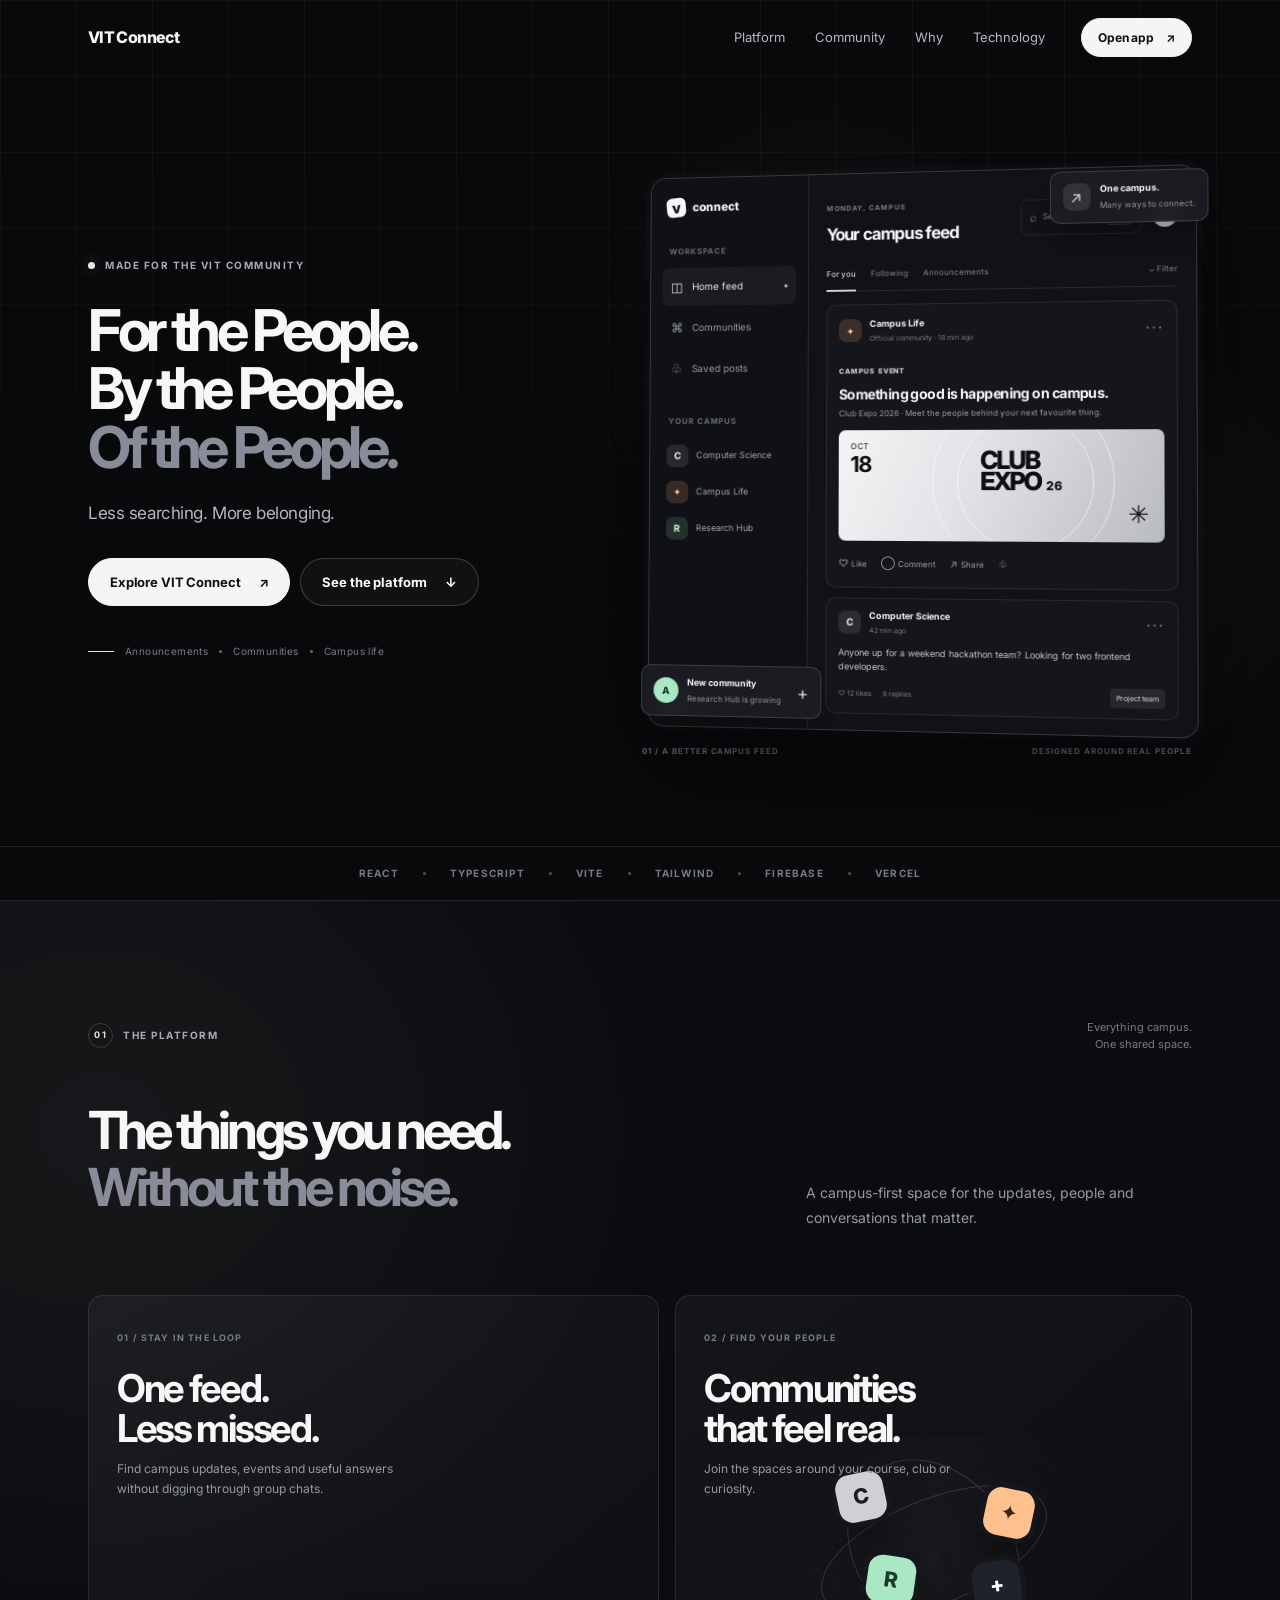
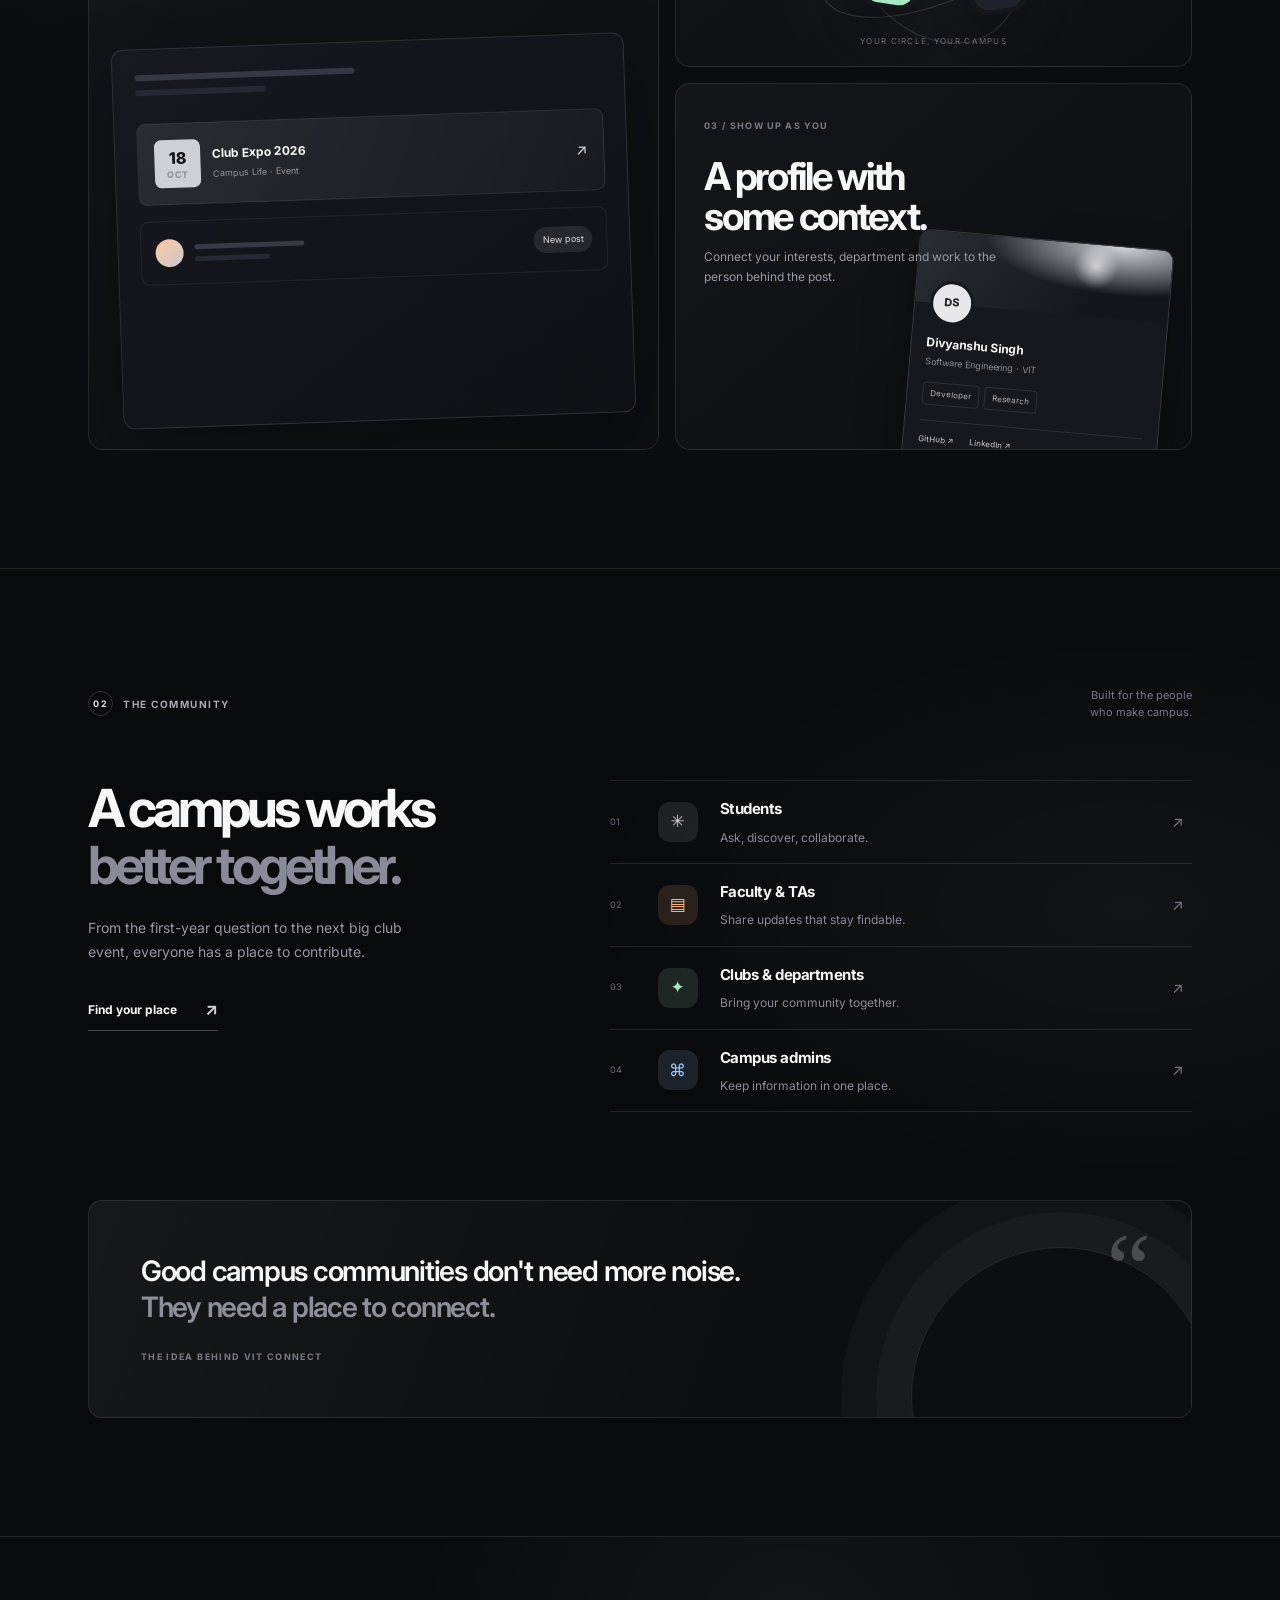
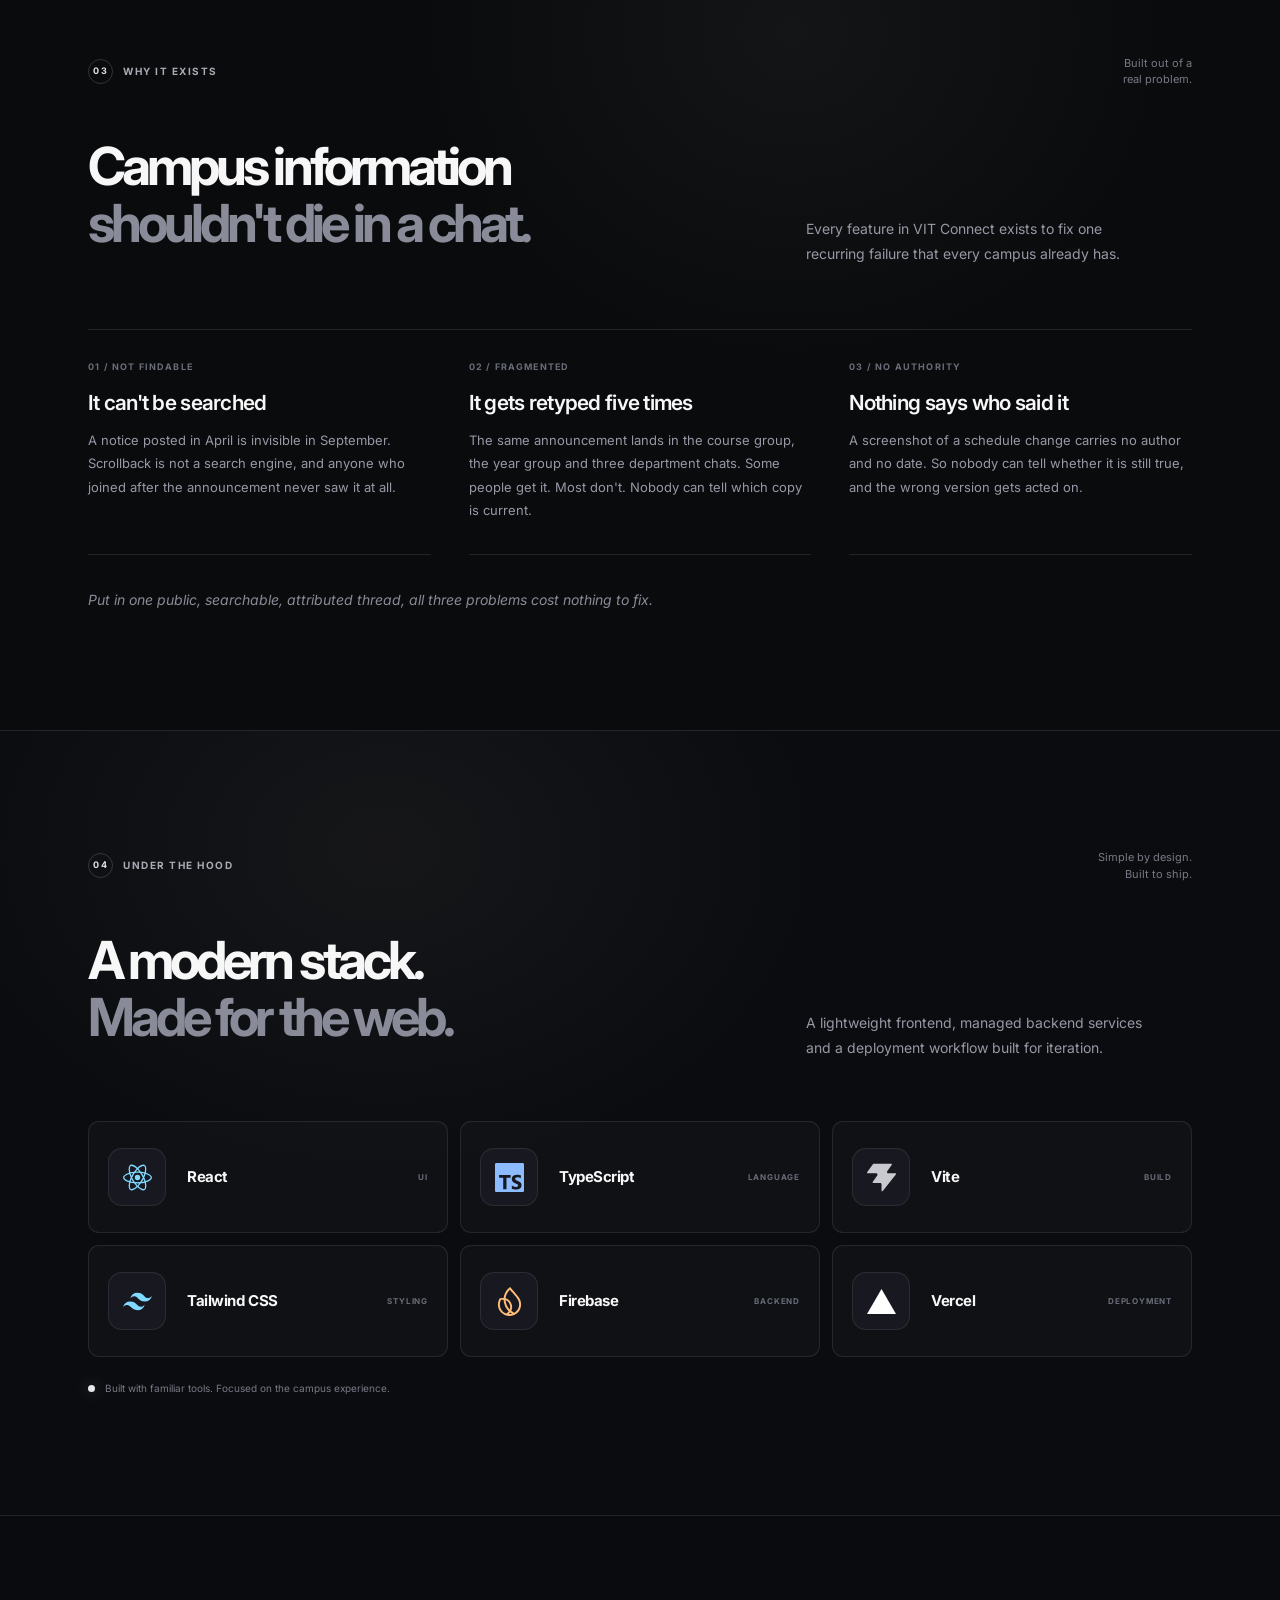
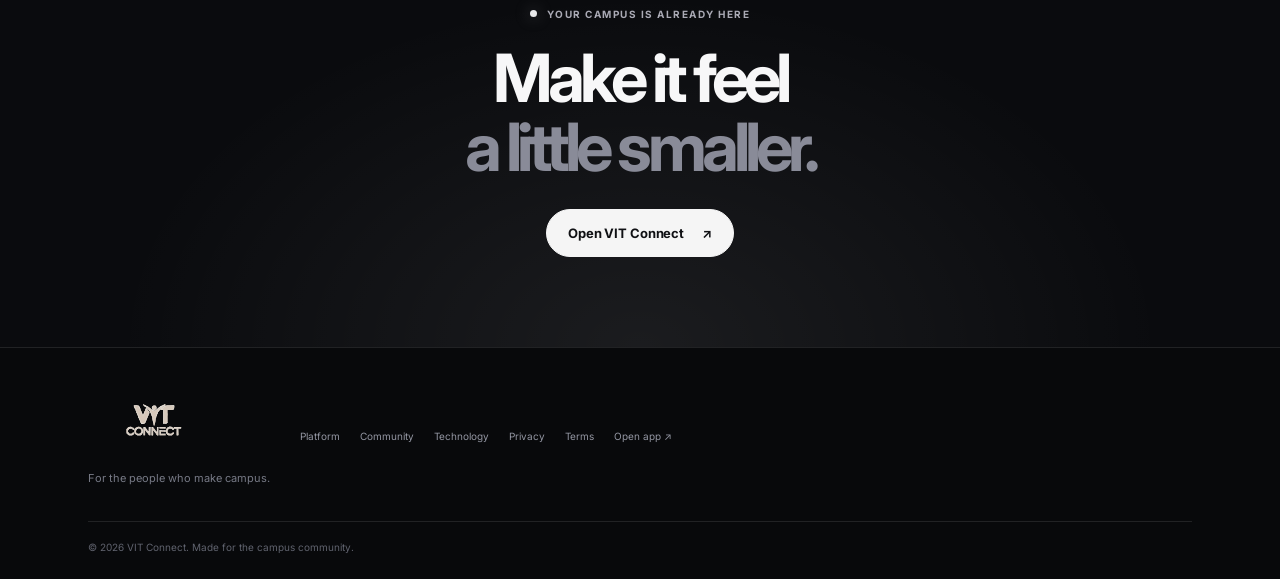
<file: docs/index.html>
<!doctype html>
<html lang="en">
<head>
  <meta charset="utf-8" />
  <meta name="viewport" content="width=device-width, initial-scale=1" />
  <meta name="theme-color" content="#08090b" />
  <title>VIT Connect — For the People, By the People, Of the People.</title>
  <meta name="description" content="Campus announcements, communities and conversations in one place. Built for the VIT community." />
  <meta property="og:title" content="VIT Connect" />
  <meta property="og:description" content="For the People. By the People. Of the People." />
  <meta property="og:type" content="website" />
  <link rel="icon" href="data:image/svg+xml,%3Csvg xmlns='http://www.w3.org/2000/svg' viewBox='0 0 32 32'%3E%3Crect width='32' height='32' rx='8' fill='%23f7f7f8'/%3E%3Cpath d='M8 10.5A2.5 2.5 0 0 1 10.5 8h11A2.5 2.5 0 0 1 24 10.5v7A2.5 2.5 0 0 1 21.5 20h-6l-4.5 3.5V20h-.5A2.5 2.5 0 0 1 8 17.5z' fill='none' stroke='%2308090b' stroke-width='2.1' stroke-linejoin='round'/%3E%3C/svg%3E" />
<link rel="preconnect" href="https://fonts.googleapis.com" />
  <link rel="preconnect" href="https://fonts.gstatic.com" crossorigin />
  <link href="https://fonts.googleapis.com/css2?family=Inter:wght@400;500;600;700;800&display=swap" rel="stylesheet" />
  <link rel="stylesheet" href="./style.css" />
</head>
<body>
  <a class="skip" href="#what">Skip to content</a>

  <header class="nav" id="nav">
    <div class="nav__in">
      <a class="brand" href="#top" aria-label="VIT Connect home">VIT Connect</a>
      <nav class="nav__links" aria-label="Main navigation">
        <a href="#what">Platform</a>
        <a href="#who">Community</a>
        <a href="#why">Why</a>
        <a href="#stack">Technology</a>
      </nav>
      <a class="btn btn--sm" href="https://vit-connect.vercel.app" target="_blank" rel="noopener">Open app <span aria-hidden="true">↗</span></a>
    </div>
  </header>

  <main id="top">
    <section class="hero">
      <div class="hero__ambient" aria-hidden="true"><span class="orb orb--one"></span><span class="orb orb--two"></span><span class="hero__grid"></span></div>
      <div class="hero__in">
        <div class="hero__copy">
          <p class="eyebrow reveal"><span class="status-dot"></span> MADE FOR THE VIT COMMUNITY</p>
          <h1 class="hero__h1 reveal">For the People.<br />By the People.<br /><span>Of the People.</span></h1>
          <p class="hero__sub reveal" style="--d:.08s">Less searching. More belonging.</p>
          <div class="hero__cta reveal" style="--d:.14s">
            <a class="btn" href="https://vit-connect.vercel.app" target="_blank" rel="noopener">Explore VIT Connect <span aria-hidden="true">↗</span></a>
            <a class="btn btn--ghost" href="#what">See the platform <span aria-hidden="true">↓</span></a>
          </div>
          <div class="hero__proof reveal" style="--d:.2s"><span class="proof-line"></span><span>Announcements</span><i></i><span>Communities</span><i></i><span>Campus life</span></div>
        </div>

        <div class="product-stage reveal" style="--d:.12s" aria-label="Illustration of the VIT Connect campus feed">
          <div class="stage-glow"></div>
          <div class="app-window">
            <aside class="app-side">
              <div class="mini-brand"><span class="brand__mark">v</span><span>connect</span></div>
              <div class="side-label">WORKSPACE</div>
              <div class="side-item side-item--active"><span class="side-icon">◫</span> Home feed <b>•</b></div>
              <div class="side-item"><span class="side-icon">⌘</span> Communities</div>
              <div class="side-item"><span class="side-icon">♧</span> Saved posts</div>
              <div class="side-label side-label--second">YOUR CAMPUS</div>
              <div class="community"><span class="community-dot dot--slate">C</span> Computer Science</div>
              <div class="community"><span class="community-dot dot--orange">✦</span> Campus Life</div>
              <div class="community"><span class="community-dot dot--green">R</span> Research Hub</div>
              <div class="side-profile"><span class="avatar avatar--small">DS</span><span><b>Student profile</b><small>VIT Chennai</small></span><span class="profile-dots">···</span></div>
            </aside>
            <div class="app-main">
              <div class="app-top"><div><span class="app-kicker">MONDAY, CAMPUS</span><h3>Your campus feed</h3></div><div class="app-search">⌕ <span>Search posts...</span><kbd>⌘ K</kbd></div><span class="avatar avatar--top">DS</span></div>
              <div class="feed-tabs"><span class="tab-active">For you</span><span>Following</span><span>Announcements</span><span class="feed-filter">⌄ Filter</span></div>
              <div class="post post--featured">
                <div class="post-head"><span class="community-dot dot--orange">✦</span><div><b>Campus Life</b><small>Official community · 18 min ago</small></div><span class="post-menu">···</span></div>
                <div class="post-content"><span class="post-tag">CAMPUS EVENT</span><h4>Something good is happening on campus.</h4><p>Club Expo 2026 · Meet the people behind your next favourite thing.</p></div>
                <div class="event-art"><div class="event-ring ring-one"></div><div class="event-ring ring-two"></div><span class="event-date">OCT<br /><b>18</b></span><div class="event-title">CLUB<br />EXPO<span>26</span></div><span class="event-spark">✳</span></div>
                <div class="post-actions"><span>♡ <small>Like</small></span><span>◯ <small>Comment</small></span><span>↗ <small>Share</small></span><span class="action-save">♧</span></div>
              </div>
              <div class="post post--compact">
                <div class="post-head"><span class="community-dot dot--slate">C</span><div><b>Computer Science</b><small>42 min ago</small></div><span class="post-menu">···</span></div>
                <p class="compact-copy">Anyone up for a weekend hackathon team? Looking for two frontend developers.</p>
                <div class="post-foot"><span>♡ 12 likes</span><span>6 replies</span><span class="mini-pill">Project team</span></div>
              </div>
            </div>
            <div class="floating-note note--top"><span class="note-icon">↗</span><span><b>One campus.</b><small>Many ways to connect.</small></span></div>
            <div class="floating-note note--bottom"><span class="note-avatar">A</span><span><b>New community</b><small>Research Hub is growing</small></span><span class="note-plus">+</span></div>
          </div>
          <div class="stage-caption"><span>01 / A BETTER CAMPUS FEED</span><span>DESIGNED AROUND REAL PEOPLE</span></div>
        </div>
      </div>
      <div class="hero__ticker" aria-label="Technology used"><span>React</span><i></i><span>TypeScript</span><i></i><span>Vite</span><i></i><span>Tailwind</span><i></i><span>Firebase</span><i></i><span>Vercel</span></div>
    </section>

    <section class="sec sec--what" id="what">
      <div class="wrap">
        <div class="section-top reveal"><p class="eyebrow"><span>01</span> THE PLATFORM</p><span class="section-aside">Everything campus.<br />One shared space.</span></div>
        <div class="section-heading"><h2 class="h2 reveal">The things you need.<br /><span>Without the noise.</span></h2><p class="lede reveal" style="--d:.08s">A campus-first space for the updates, people and conversations that matter.</p></div>
        <div class="feature-grid">
          <article class="feature feature--feed reveal">
            <div class="feature-copy"><span class="feature-index">01 / STAY IN THE LOOP</span><h3>One feed.<br />Less missed.</h3><p>Find campus updates, events and useful answers without digging through group chats.</p></div>
            <div class="feed-visual" aria-hidden="true"><div class="visual-line visual-line--wide"></div><div class="visual-line visual-line--short"></div><div class="visual-event"><span class="visual-date">18<br /><small>OCT</small></span><span><b>Club Expo 2026</b><small>Campus Life · Event</small></span><span class="visual-arrow">↗</span></div><div class="visual-post"><span class="visual-avatar"></span><span class="visual-lines"><i></i><i></i></span><span class="visual-pill">New post</span></div></div>
          </article>
          <article class="feature feature--communities reveal" style="--d:.06s">
            <div class="feature-copy"><span class="feature-index">02 / FIND YOUR PEOPLE</span><h3>Communities<br />that feel real.</h3><p>Join the spaces around your course, club or curiosity.</p></div>
            <div class="community-visual" aria-hidden="true"><span class="bubble bubble--a">C</span><span class="bubble bubble--b">✦</span><span class="bubble bubble--c">R</span><span class="bubble bubble--d">+</span><div class="orbit orbit--a"></div><div class="orbit orbit--b"></div><span class="community-caption">YOUR CIRCLE, YOUR CAMPUS</span></div>
          </article>
          <article class="feature feature--profiles reveal" style="--d:.1s">
            <div class="feature-copy"><span class="feature-index">03 / SHOW UP AS YOU</span><h3>A profile with<br />some context.</h3><p>Connect your interests, department and work to the person behind the post.</p></div>
            <div class="profile-visual" aria-hidden="true"><div class="profile-card"><div class="profile-cover"></div><div class="profile-card-body"><span class="avatar avatar--profile">DS</span><b>Divyanshu Singh</b><small>Software Engineering · VIT</small><div class="profile-tags"><span>Developer</span><span>Research</span></div><div class="profile-links"><span>GitHub ↗</span><span>LinkedIn ↗</span></div></div></div></div>
          </article>
        </div>
      </div>
    </section>

    <section class="sec sec--who" id="who">
      <div class="wrap">
        <div class="section-top reveal"><p class="eyebrow"><span>02</span> THE COMMUNITY</p><span class="section-aside">Built for the people<br />who make campus.</span></div>
        <div class="community-layout">
          <div><h2 class="h2 reveal">A campus works<br /><span>better together.</span></h2><p class="lede reveal" style="--d:.08s">From the first-year question to the next big club event, everyone has a place to contribute.</p><a class="text-link reveal" href="https://vit-connect.vercel.app" target="_blank" rel="noopener" style="--d:.14s">Find your place <span>↗</span></a></div>
          <div class="people-list">
            <article class="people-row reveal"><span class="people-num">01</span><span class="people-symbol people-symbol--slate">✳</span><div><h3>Students</h3><p>Ask, discover, collaborate.</p></div><span class="people-arrow">↗</span></article>
            <article class="people-row reveal" style="--d:.05s"><span class="people-num">02</span><span class="people-symbol people-symbol--orange">▤</span><div><h3>Faculty &amp; TAs</h3><p>Share updates that stay findable.</p></div><span class="people-arrow">↗</span></article>
            <article class="people-row reveal" style="--d:.1s"><span class="people-num">03</span><span class="people-symbol people-symbol--green">✦</span><div><h3>Clubs &amp; departments</h3><p>Bring your community together.</p></div><span class="people-arrow">↗</span></article>
            <article class="people-row reveal" style="--d:.15s"><span class="people-num">04</span><span class="people-symbol people-symbol--blue">⌘</span><div><h3>Campus admins</h3><p>Keep information in one place.</p></div><span class="people-arrow">↗</span></article>
          </div>
        </div>
        <div class="quote-panel reveal"><span class="quote-mark">“</span><p>Good campus communities don't need more noise.<br /><span>They need a place to connect.</span></p><span class="quote-credit">THE IDEA BEHIND VIT CONNECT</span><div class="quote-orbit"></div></div>
      </div>
    </section>

    <section class="sec sec--why" id="why">
      <div class="wrap">
        <div class="section-top reveal"><p class="eyebrow"><span>03</span> WHY IT EXISTS</p><span class="section-aside">Built out of a<br />real problem.</span></div>
        <div class="section-heading"><h2 class="h2 reveal">Campus information<br /><span>shouldn't die in a chat.</span></h2><p class="lede reveal" style="--d:.08s">Every feature in VIT Connect exists to fix one recurring failure that every campus already has.</p></div>
        <div class="why-grid">
          <article class="why-row reveal"><span class="why-num">01 / NOT FINDABLE</span><h3>It can't be searched</h3><p>A notice posted in April is invisible in September. Scrollback is not a search engine, and anyone who joined after the announcement never saw it at all.</p></article>
          <article class="why-row reveal" style="--d:.06s"><span class="why-num">02 / FRAGMENTED</span><h3>It gets retyped five times</h3><p>The same announcement lands in the course group, the year group and three department chats. Some people get it. Most don't. Nobody can tell which copy is current.</p></article>
          <article class="why-row reveal" style="--d:.12s"><span class="why-num">03 / NO AUTHORITY</span><h3>Nothing says who said it</h3><p>A screenshot of a schedule change carries no author and no date. So nobody can tell whether it is still true, and the wrong version gets acted on.</p></article>
        </div>
        <p class="why-foot reveal">Put in one public, searchable, attributed thread, all three problems cost nothing to fix.</p>
      </div>
    </section>

    <section class="sec sec--stack" id="stack">
      <div class="wrap">
        <div class="section-top reveal"><p class="eyebrow"><span>04</span> UNDER THE HOOD</p><span class="section-aside">Simple by design.<br />Built to ship.</span></div>
        <div class="stack-heading"><h2 class="h2 reveal">A modern stack.<br /><span>Made for the web.</span></h2><p class="lede reveal" style="--d:.08s">A lightweight frontend, managed backend services and a deployment workflow built for iteration.</p></div>
        <div class="tech-grid">
          <div class="tech-item reveal"><span class="tech-logo tech-logo--react"><svg viewBox="0 0 24 24" fill="currentColor" aria-hidden="true" focusable="false"><path d="M14.23 12.004a2.236 2.236 0 0 1-2.235 2.236 2.236 2.236 0 0 1-2.236-2.236 2.236 2.236 0 0 1 2.235-2.236 2.236 2.236 0 0 1 2.236 2.236zm2.648-10.69c-1.346 0-3.107.96-4.888 2.622-1.78-1.653-3.542-2.602-4.887-2.602-.41 0-.783.093-1.106.278-1.375.793-1.683 3.264-.973 6.365C1.98 8.917 0 10.42 0 12.004c0 1.59 1.99 3.097 5.043 4.03-.704 3.113-.39 5.588.988 6.38.32.187.69.275 1.102.275 1.345 0 3.107-.96 4.888-2.624 1.78 1.654 3.542 2.603 4.887 2.603.41 0 .783-.09 1.106-.275 1.374-.792 1.683-3.263.973-6.365C22.02 15.096 24 13.59 24 12.004c0-1.59-1.99-3.097-5.043-4.032.704-3.11.39-5.587-.988-6.38-.318-.184-.688-.277-1.092-.278zm-.005 1.09v.006c.225 0 .406.044.558.127.666.382.955 1.835.73 3.704-.054.46-.142.945-.25 1.44-.96-.236-2.006-.417-3.107-.534-.66-.905-1.345-1.727-2.035-2.447 1.592-1.48 3.087-2.292 4.105-2.295zm-9.77.02c1.012 0 2.514.808 4.11 2.28-.686.72-1.37 1.537-2.02 2.442-1.107.117-2.154.298-3.113.538-.112-.49-.195-.964-.254-1.42-.23-1.868.054-3.32.714-3.707.19-.09.4-.127.563-.132zm4.882 3.05c.455.468.91.992 1.36 1.564-.44-.02-.89-.034-1.345-.034-.46 0-.915.01-1.36.034.44-.572.895-1.096 1.345-1.565zM12 8.1c.74 0 1.477.034 2.202.093.406.582.802 1.203 1.183 1.86.372.64.71 1.29 1.018 1.946-.308.655-.646 1.31-1.013 1.95-.38.66-.773 1.288-1.18 1.87-.728.063-1.466.098-2.21.098-.74 0-1.477-.035-2.202-.093-.406-.582-.802-1.204-1.183-1.86-.372-.64-.71-1.29-1.018-1.946.303-.657.646-1.313 1.013-1.954.38-.66.773-1.286 1.18-1.868.728-.064 1.466-.098 2.21-.098zm-3.635.254c-.24.377-.48.763-.704 1.16-.225.39-.435.782-.635 1.174-.265-.656-.49-1.31-.676-1.947.64-.15 1.315-.283 2.015-.386zm7.26 0c.695.103 1.365.23 2.006.387-.18.632-.405 1.282-.66 1.933-.2-.39-.41-.783-.64-1.174-.225-.392-.465-.774-.705-1.146zm3.063.675c.484.15.944.317 1.375.498 1.732.74 2.852 1.708 2.852 2.476-.005.768-1.125 1.74-2.857 2.475-.42.18-.88.342-1.355.493-.28-.958-.646-1.956-1.1-2.98.45-1.017.81-2.01 1.085-2.964zm-13.395.004c.278.96.645 1.957 1.1 2.98-.45 1.017-.812 2.01-1.086 2.964-.484-.15-.944-.318-1.37-.5-1.732-.737-2.852-1.706-2.852-2.474 0-.768 1.12-1.742 2.852-2.476.42-.18.88-.342 1.356-.494zm11.678 4.28c.265.657.49 1.312.676 1.948-.64.157-1.316.29-2.016.39.24-.375.48-.762.705-1.158.225-.39.435-.788.636-1.18zm-9.945.02c.2.392.41.783.64 1.175.23.39.465.772.705 1.143-.695-.102-1.365-.23-2.006-.386.18-.63.406-1.282.66-1.933zM17.92 16.32c.112.493.2.968.254 1.423.23 1.868-.054 3.32-.714 3.708-.147.09-.338.128-.563.128-1.012 0-2.514-.807-4.11-2.28.686-.72 1.37-1.536 2.02-2.44 1.107-.118 2.154-.3 3.113-.54zm-11.83.01c.96.234 2.006.415 3.107.532.66.905 1.345 1.727 2.035 2.446-1.595 1.483-3.092 2.295-4.11 2.295-.22-.005-.406-.05-.553-.132-.666-.38-.955-1.834-.73-3.703.054-.46.142-.944.25-1.438zm4.56.64c.44.02.89.034 1.345.034.46 0 .915-.01 1.36-.034-.44.572-.895 1.095-1.345 1.565-.455-.47-.91-.993-1.36-1.565z"/></svg></span><span class="tech-name">React</span><span class="tech-type">UI</span></div>
          <div class="tech-item reveal" style="--d:.04s"><span class="tech-logo tech-logo--ts"><svg viewBox="0 0 24 24" fill="currentColor" aria-hidden="true" focusable="false"><path d="M1.125 0C.502 0 0 .502 0 1.125v21.75C0 23.498.502 24 1.125 24h21.75c.623 0 1.125-.502 1.125-1.125V1.125C24 .502 23.498 0 22.875 0zm17.363 9.75c.612 0 1.154.037 1.627.111a6.38 6.38 0 0 1 1.306.34v2.458a3.95 3.95 0 0 0-.643-.361 5.093 5.093 0 0 0-.717-.26 5.453 5.453 0 0 0-1.426-.2c-.3 0-.573.028-.819.086a2.1 2.1 0 0 0-.623.242c-.17.104-.3.229-.393.374a.888.888 0 0 0-.14.49c0 .196.053.373.156.529.104.156.252.304.443.444s.423.276.696.41c.273.135.582.274.926.416.47.197.892.407 1.266.628.374.222.695.473.963.753.268.279.472.598.614.957.142.359.214.776.214 1.253 0 .657-.125 1.21-.373 1.656a3.033 3.033 0 0 1-1.012 1.085 4.38 4.38 0 0 1-1.487.596c-.566.12-1.163.18-1.79.18a9.916 9.916 0 0 1-1.84-.164 5.544 5.544 0 0 1-1.512-.493v-2.63a5.033 5.033 0 0 0 3.237 1.2c.333 0 .624-.03.872-.09.249-.06.456-.144.623-.25.166-.108.29-.234.373-.38a1.023 1.023 0 0 0-.074-1.089 2.12 2.12 0 0 0-.537-.5 5.597 5.597 0 0 0-.807-.444 27.72 27.72 0 0 0-1.007-.436c-.918-.383-1.602-.852-2.053-1.405-.45-.553-.676-1.222-.676-2.005 0-.614.123-1.141.369-1.582.246-.441.58-.804 1.004-1.089a4.494 4.494 0 0 1 1.47-.629 7.536 7.536 0 0 1 1.77-.201zm-15.113.188h9.563v2.166H9.506v9.646H6.789v-9.646H3.375z"/></svg></span><span class="tech-name">TypeScript</span><span class="tech-type">LANGUAGE</span></div>
          <div class="tech-item reveal" style="--d:.08s"><span class="tech-logo tech-logo--vite"><svg viewBox="0 0 24 24" fill="currentColor" aria-hidden="true" focusable="false"><path d="M13.056 23.238a.57.57 0 0 1-1.02-.355v-5.202c0-.63-.512-1.143-1.144-1.143H5.148a.57.57 0 0 1-.464-.903l3.777-5.29c.54-.753 0-1.804-.93-1.804H.57a.574.574 0 0 1-.543-.746.6.6 0 0 1 .08-.157L5.008.78a.57.57 0 0 1 .467-.24h14.589a.57.57 0 0 1 .466.903l-3.778 5.29c-.54.755 0 1.806.93 1.806h5.745c.238 0 .424.138.513.322a.56.56 0 0 1-.063.603z"/></svg></span><span class="tech-name">Vite</span><span class="tech-type">BUILD</span></div>
          <div class="tech-item reveal" style="--d:.12s"><span class="tech-logo tech-logo--tailwind"><svg viewBox="0 0 24 24" fill="currentColor" aria-hidden="true" focusable="false"><path d="M12.001,4.8c-3.2,0-5.2,1.6-6,4.8c1.2-1.6,2.6-2.2,4.2-1.8c0.913,0.228,1.565,0.89,2.288,1.624 C13.666,10.618,15.027,12,18.001,12c3.2,0,5.2-1.6,6-4.8c-1.2,1.6-2.6,2.2-4.2,1.8c-0.913-0.228-1.565-0.89-2.288-1.624 C16.337,6.182,14.976,4.8,12.001,4.8z M6.001,12c-3.2,0-5.2,1.6-6,4.8c1.2-1.6,2.6-2.2,4.2-1.8c0.913,0.228,1.565,0.89,2.288,1.624 c1.177,1.194,2.538,2.576,5.512,2.576c3.2,0,5.2-1.6,6-4.8c-1.2,1.6-2.6,2.2-4.2,1.8c-0.913-0.228-1.565-0.89-2.288-1.624 C10.337,13.382,8.976,12,6.001,12z"/></svg></span><span class="tech-name">Tailwind CSS</span><span class="tech-type">STYLING</span></div>
          <div class="tech-item reveal" style="--d:.16s"><span class="tech-logo tech-logo--firebase"><svg viewBox="0 0 24 24" fill="currentColor" aria-hidden="true" focusable="false"><path d="M19.455 8.369c-.538-.748-1.778-2.285-3.681-4.569-.826-.991-1.535-1.832-1.884-2.245a146 146 0 0 0-.488-.576l-.207-.245-.113-.133-.022-.032-.01-.005L12.57 0l-.609.488c-1.555 1.246-2.828 2.851-3.681 4.64-.523 1.064-.864 2.105-1.043 3.176-.047.241-.088.489-.121.738-.209-.017-.421-.028-.632-.033-.018-.001-.035-.002-.059-.003a7.46 7.46 0 0 0-2.28.274l-.317.089-.163.286c-.765 1.342-1.198 2.869-1.252 4.416-.07 2.01.477 3.954 1.583 5.625 1.082 1.633 2.61 2.882 4.42 3.611l.236.095.071.025.003-.001a9.59 9.59 0 0 0 2.941.568q.171.006.342.006c1.273 0 2.513-.249 3.69-.742l.008.004.313-.145a9.63 9.63 0 0 0 3.927-3.335c1.01-1.49 1.577-3.234 1.641-5.042.075-2.161-.643-4.304-2.133-6.371m-7.083 6.695c.328 1.244.264 2.44-.191 3.558-1.135-1.12-1.967-2.352-2.475-3.665-.543-1.404-.87-2.74-.974-3.975.48.157.922.366 1.315.622 1.132.737 1.914 1.902 2.325 3.461zm.207 6.022c.482.368.99.712 1.513 1.028-.771.21-1.565.302-2.369.273a8 8 0 0 1-.373-.022c.458-.394.869-.823 1.228-1.279zm1.347-6.431c-.516-1.957-1.527-3.437-3.002-4.398-.647-.421-1.385-.741-2.194-.95.011-.134.026-.268.043-.4.014-.113.03-.216.046-.313.133-.689.332-1.37.589-2.025.099-.25.206-.499.321-.74l.004-.008c.177-.358.376-.719.61-1.105l.092-.152-.003-.001c.544-.851 1.197-1.627 1.942-2.311l.288.341c.672.796 1.304 1.548 1.878 2.237 1.291 1.549 2.966 3.583 3.612 4.48 1.277 1.771 1.893 3.579 1.83 5.375-.049 1.395-.461 2.755-1.195 3.933-.694 1.116-1.661 2.05-2.8 2.708-.636-.318-1.559-.839-2.539-1.599.79-1.575.952-3.28.479-5.072zm-2.575 5.397c-.725.939-1.587 1.55-2.09 1.856-.081-.029-.163-.06-.243-.093l-.065-.026c-1.49-.616-2.747-1.656-3.635-3.01-.907-1.384-1.356-2.993-1.298-4.653.041-1.19.338-2.327.882-3.379.316-.07.638-.114.96-.131l.084-.002c.162-.003.324-.003.478 0 .227.011.454.035.677.07.073 1.513.445 3.145 1.105 4.852.637 1.644 1.694 3.162 3.144 4.515z"/></svg></span><span class="tech-name">Firebase</span><span class="tech-type">BACKEND</span></div>
          <div class="tech-item reveal" style="--d:.2s"><span class="tech-logo tech-logo--vercel"><svg viewBox="0 0 24 24" fill="currentColor" aria-hidden="true" focusable="false"><path d="m12 1.608 12 20.784H0Z"/></svg></span><span class="tech-name">Vercel</span><span class="tech-type">DEPLOYMENT</span></div>
        </div>
        <div class="stack-note reveal"><span class="status-dot"></span> Built with familiar tools. Focused on the campus experience.</div>
      </div>
    </section>

    <section class="closing">
      <div class="closing-glow" aria-hidden="true"></div>
      <div class="closing-inner reveal"><p class="eyebrow"><span class="status-dot"></span> YOUR CAMPUS IS ALREADY HERE</p><h2>Make it feel<br /><span>a little smaller.</span></h2><a class="btn" href="https://vit-connect.vercel.app" target="_blank" rel="noopener">Open VIT Connect <span aria-hidden="true">↗</span></a></div>
    </section>
  </main>

  <footer class="foot">
    <div class="wrap foot__in"><div class="foot__brand"><img class="foot__logo" src="./vitconnectlogo.svg" alt="VIT Connect" width="132" height="74" /><p class="foot__tag">For the people who make campus.</p></div><div class="foot__links"><a href="#what">Platform</a><a href="#who">Community</a><a href="#stack">Technology</a><a href="./privacy.html">Privacy</a><a href="./terms.html">Terms</a><a href="https://vit-connect.vercel.app" target="_blank" rel="noopener">Open app ↗</a></div><p class="foot__cr">© <span id="year"></span> VIT Connect. Made for the campus community.</p></div>
  </footer>
  <script src="./script.js"></script>
</body>
</html>
</file>
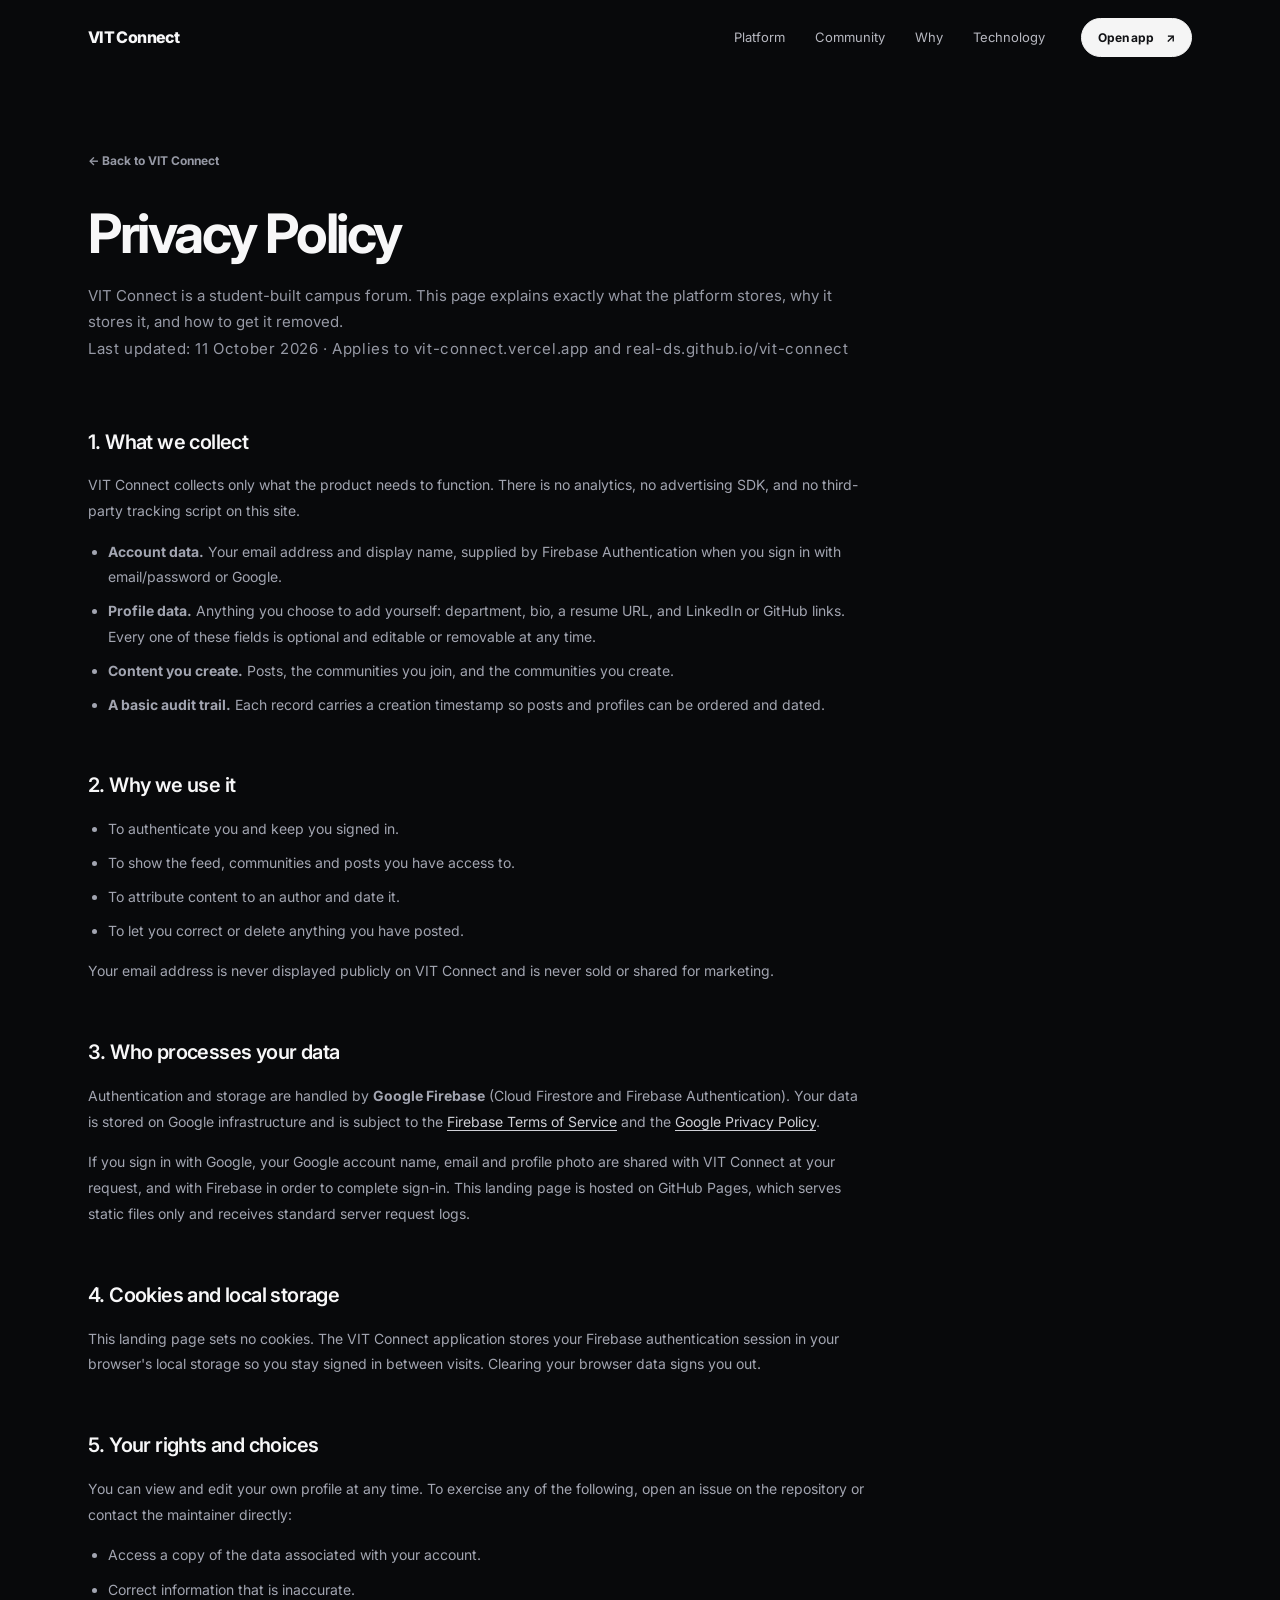
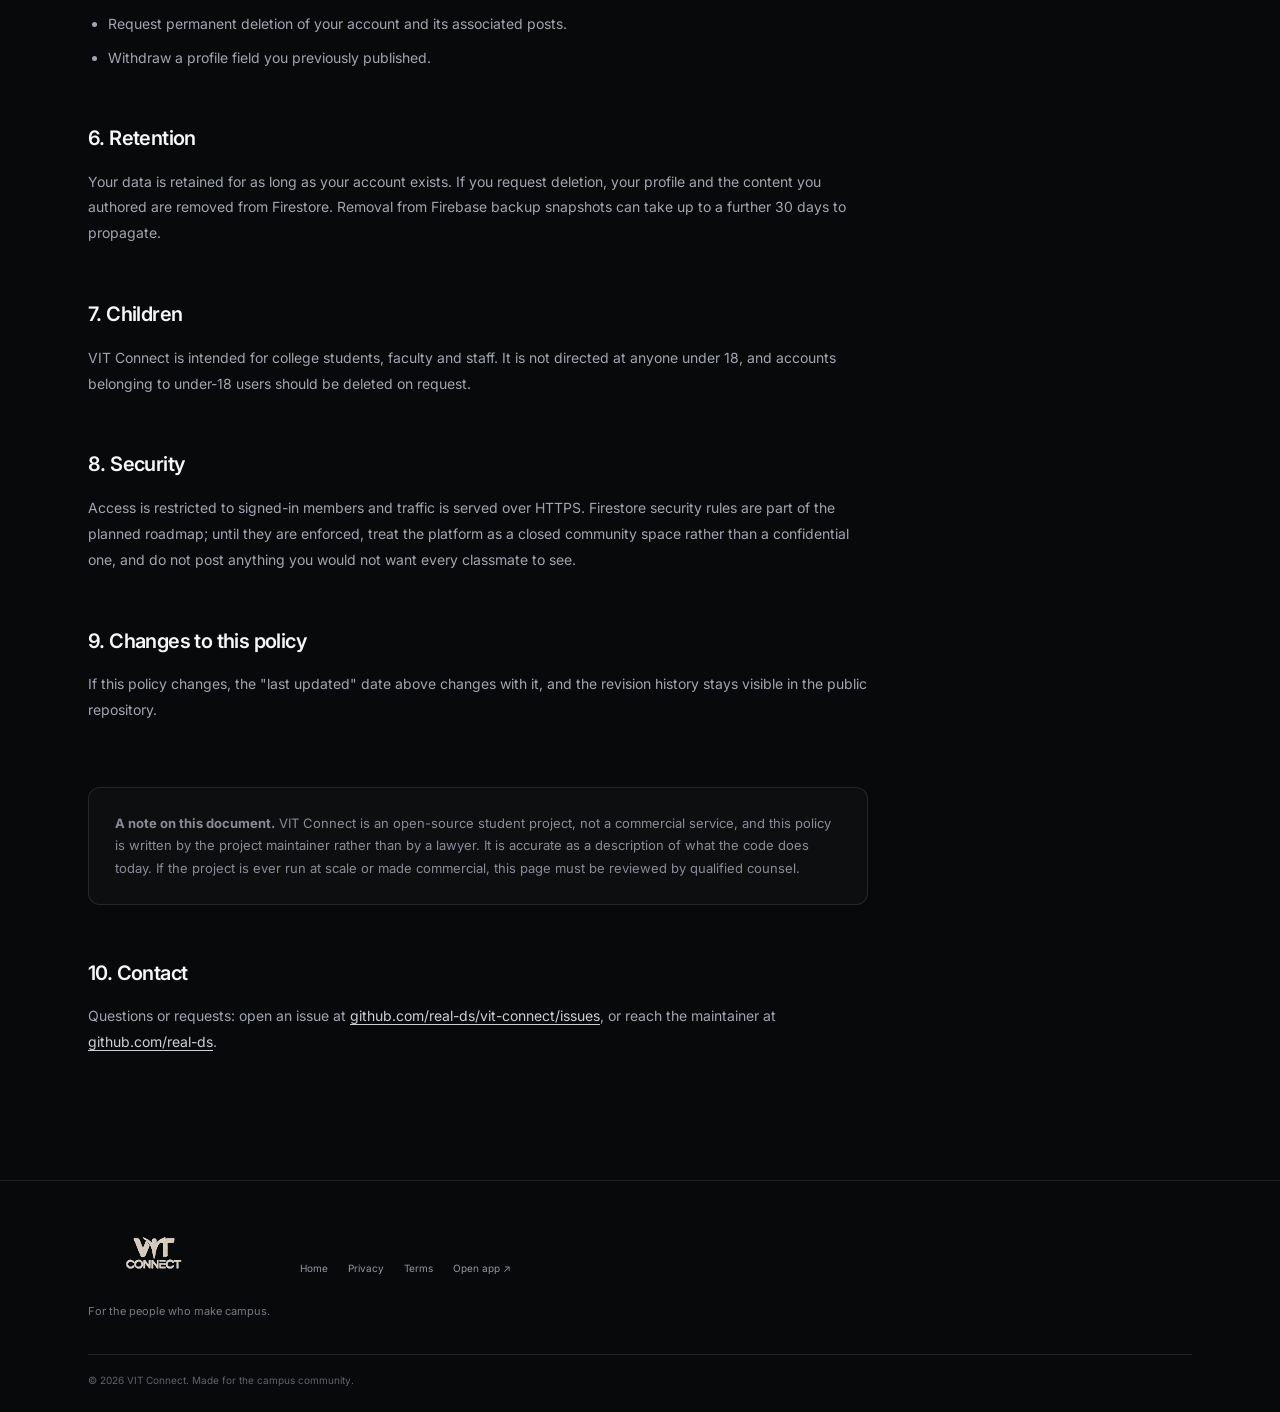
<file: docs/privacy.html>
<!doctype html>
<html lang="en">
<head>
<meta charset="utf-8" />
<meta name="viewport" content="width=device-width, initial-scale=1" />
<meta name="theme-color" content="#08090b" />
<title>Privacy Policy — VIT Connect</title>
<meta name="description" content="What VIT Connect collects, why, and how to get your data removed." />
<link rel="icon" href="data:image/svg+xml,%3Csvg xmlns='http://www.w3.org/2000/svg' viewBox='0 0 32 32'%3E%3Crect width='32' height='32' rx='8' fill='%23f7f7f8'/%3E%3Cpath d='M8 10.5A2.5 2.5 0 0 1 10.5 8h11A2.5 2.5 0 0 1 24 10.5v7A2.5 2.5 0 0 1 21.5 20h-6l-4.5 3.5V20h-.5A2.5 2.5 0 0 1 8 17.5z' fill='none' stroke='%2308090b' stroke-width='2.1' stroke-linejoin='round'/%3E%3C/svg%3E" />
<link rel="preconnect" href="https://fonts.googleapis.com" />
<link rel="preconnect" href="https://fonts.gstatic.com" crossorigin />
<link href="https://fonts.googleapis.com/css2?family=Inter:wght@400;500;600;700;800&display=swap" rel="stylesheet" />
<link rel="stylesheet" href="./style.css" />
</head>
<body>
<a class="skip" href="#main">Skip to content</a>

<header class="nav" id="nav">
  <div class="nav__in">
    <a class="brand" href="./index.html">VIT Connect</a>
    <nav class="nav__links" aria-label="Main navigation">
      <a href="./index.html#what">Platform</a>
      <a href="./index.html#who">Community</a>
      <a href="./index.html#why">Why</a>
      <a href="./index.html#stack">Technology</a>
    </nav>
    <a class="btn btn--sm" href="https://vit-connect.vercel.app" target="_blank" rel="noopener">Open app <span aria-hidden="true">↗</span></a>
  </div>
</header>

<main class="legal" id="main">
  <div class="wrap">
    <div class="legal-head">
      <a class="legal-back" href="./index.html">← Back to VIT Connect</a>
      <h1>Privacy Policy</h1>
      <p>VIT Connect is a student-built campus forum. This page explains exactly what the platform stores, why it stores it, and how to get it removed.</p>
      <p class="legal-meta">Last updated: 11 October 2026 · Applies to vit-connect.vercel.app and real-ds.github.io/vit-connect</p>
    </div>

    <div class="legal-body">
      <h2>1. What we collect</h2>
      <p>VIT Connect collects only what the product needs to function. There is no analytics, no advertising SDK, and no third-party tracking script on this site.</p>
      <ul>
        <li><strong>Account data.</strong> Your email address and display name, supplied by Firebase Authentication when you sign in with email/password or Google.</li>
        <li><strong>Profile data.</strong> Anything you choose to add yourself: department, bio, a resume URL, and LinkedIn or GitHub links. Every one of these fields is optional and editable or removable at any time.</li>
        <li><strong>Content you create.</strong> Posts, the communities you join, and the communities you create.</li>
        <li><strong>A basic audit trail.</strong> Each record carries a creation timestamp so posts and profiles can be ordered and dated.</li>
      </ul>

      <h2>2. Why we use it</h2>
      <ul>
        <li>To authenticate you and keep you signed in.</li>
        <li>To show the feed, communities and posts you have access to.</li>
        <li>To attribute content to an author and date it.</li>
        <li>To let you correct or delete anything you have posted.</li>
      </ul>
      <p>Your email address is never displayed publicly on VIT Connect and is never sold or shared for marketing.</p>

      <h2>3. Who processes your data</h2>
      <p>Authentication and storage are handled by <strong>Google Firebase</strong> (Cloud Firestore and Firebase Authentication). Your data is stored on Google infrastructure and is subject to the <a href="https://firebase.google.com/terms" target="_blank" rel="noopener">Firebase Terms of Service</a> and the <a href="https://policies.google.com/privacy" target="_blank" rel="noopener">Google Privacy Policy</a>.</p>
      <p>If you sign in with Google, your Google account name, email and profile photo are shared with VIT Connect at your request, and with Firebase in order to complete sign-in. This landing page is hosted on GitHub Pages, which serves static files only and receives standard server request logs.</p>

      <h2>4. Cookies and local storage</h2>
      <p>This landing page sets no cookies. The VIT Connect application stores your Firebase authentication session in your browser's local storage so you stay signed in between visits. Clearing your browser data signs you out.</p>

      <h2>5. Your rights and choices</h2>
      <p>You can view and edit your own profile at any time. To exercise any of the following, open an issue on the repository or contact the maintainer directly:</p>
      <ul>
        <li>Access a copy of the data associated with your account.</li>
        <li>Correct information that is inaccurate.</li>
        <li>Request permanent deletion of your account and its associated posts.</li>
        <li>Withdraw a profile field you previously published.</li>
      </ul>

      <h2>6. Retention</h2>
      <p>Your data is retained for as long as your account exists. If you request deletion, your profile and the content you authored are removed from Firestore. Removal from Firebase backup snapshots can take up to a further 30 days to propagate.</p>

      <h2>7. Children</h2>
      <p>VIT Connect is intended for college students, faculty and staff. It is not directed at anyone under 18, and accounts belonging to under-18 users should be deleted on request.</p>

      <h2>8. Security</h2>
      <p>Access is restricted to signed-in members and traffic is served over HTTPS. Firestore security rules are part of the planned roadmap; until they are enforced, treat the platform as a closed community space rather than a confidential one, and do not post anything you would not want every classmate to see.</p>

      <h2>9. Changes to this policy</h2>
      <p>If this policy changes, the "last updated" date above changes with it, and the revision history stays visible in the public repository.</p>

      <div class="legal-note">
        <p><strong>A note on this document.</strong> VIT Connect is an open-source student project, not a commercial service, and this policy is written by the project maintainer rather than by a lawyer. It is accurate as a description of what the code does today. If the project is ever run at scale or made commercial, this page must be reviewed by qualified counsel.</p>
      </div>

      <h2>10. Contact</h2>
      <p>Questions or requests: open an issue at <a href="https://github.com/real-ds/vit-connect/issues" target="_blank" rel="noopener">github.com/real-ds/vit-connect/issues</a>, or reach the maintainer at <a href="https://github.com/real-ds" target="_blank" rel="noopener">github.com/real-ds</a>.</p>
    </div>
  </div>
</main>

<footer class="foot">
  <div class="wrap foot__in"><div class="foot__brand"><img class="foot__logo" src="./vitconnectlogo.svg" alt="VIT Connect" width="132" height="74" /><p class="foot__tag">For the people who make campus.</p></div><div class="foot__links"><a href="./index.html">Home</a><a href="./privacy.html">Privacy</a><a href="./terms.html">Terms</a><a href="https://vit-connect.vercel.app" target="_blank" rel="noopener">Open app ↗</a></div><p class="foot__cr">© <span id="year"></span> VIT Connect. Made for the campus community.</p></div>
</footer>
<script src="./script.js"></script>
</body>
</html>
</file>
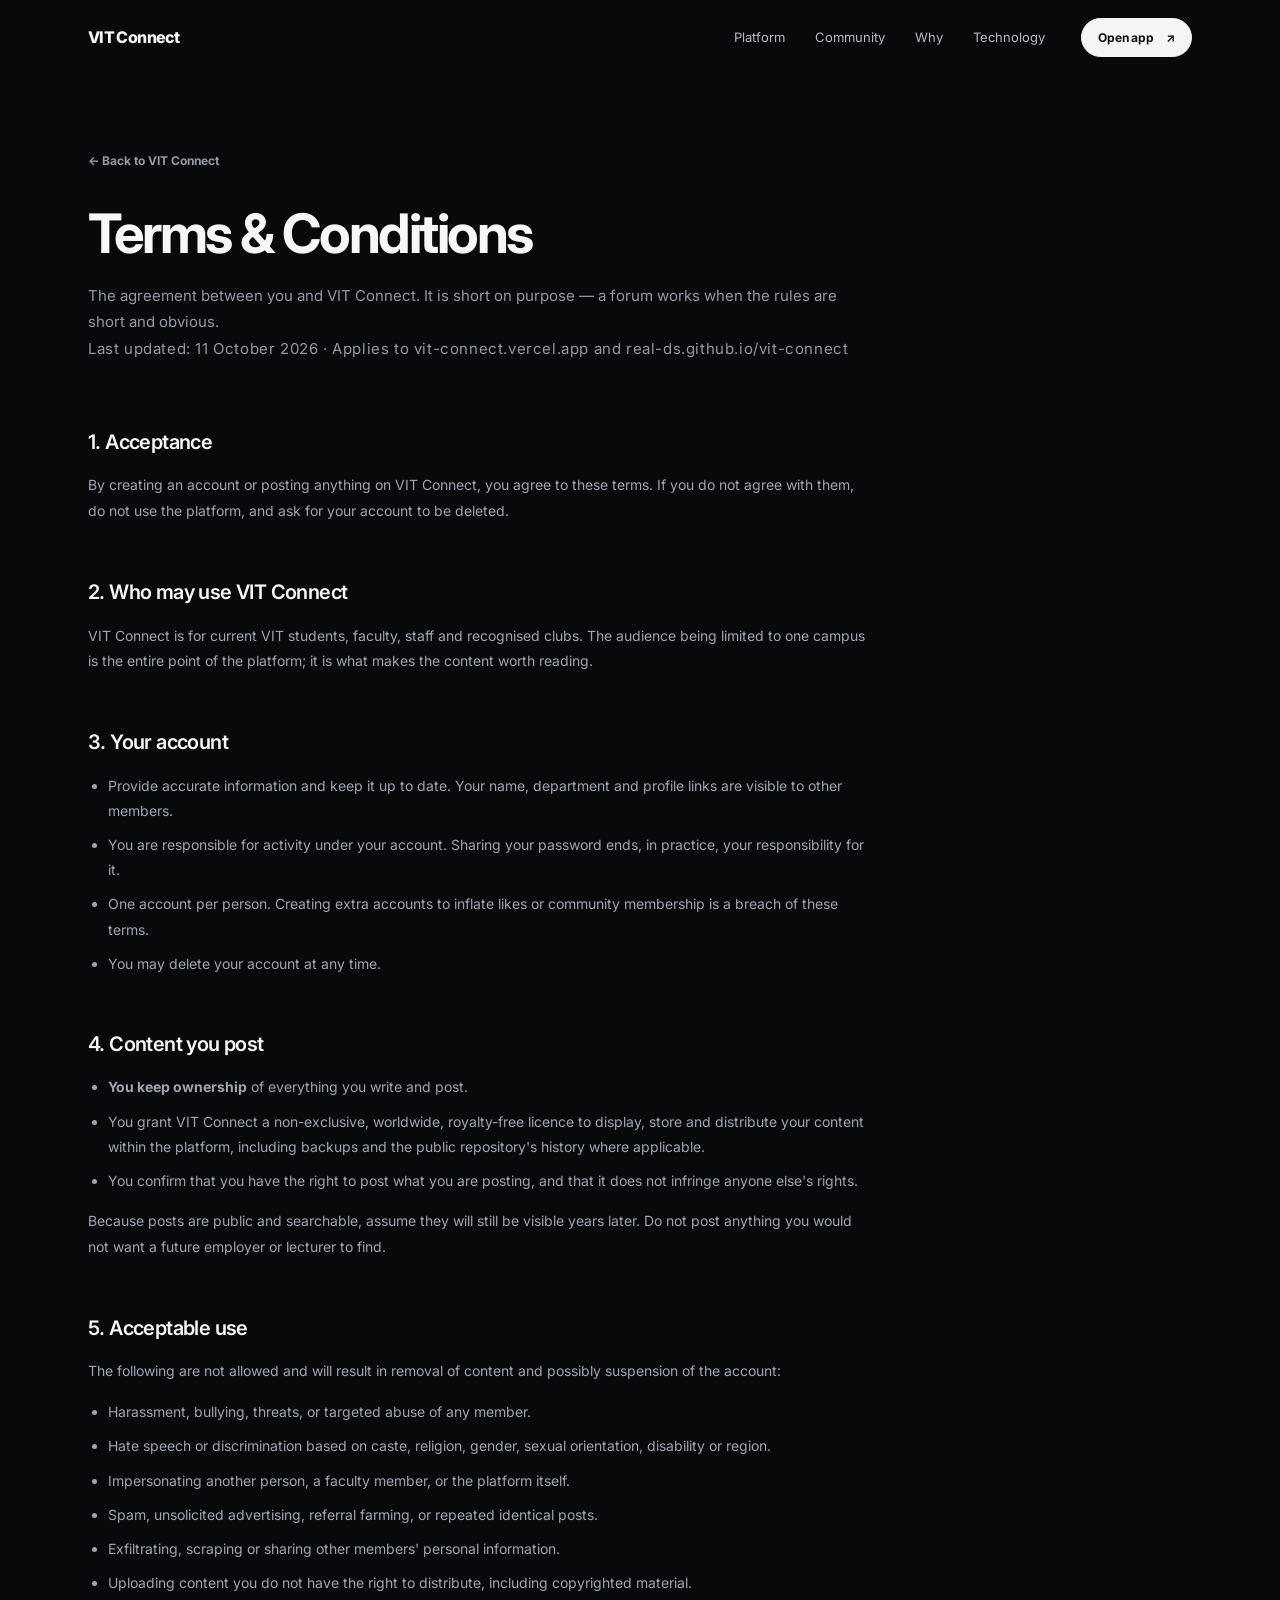
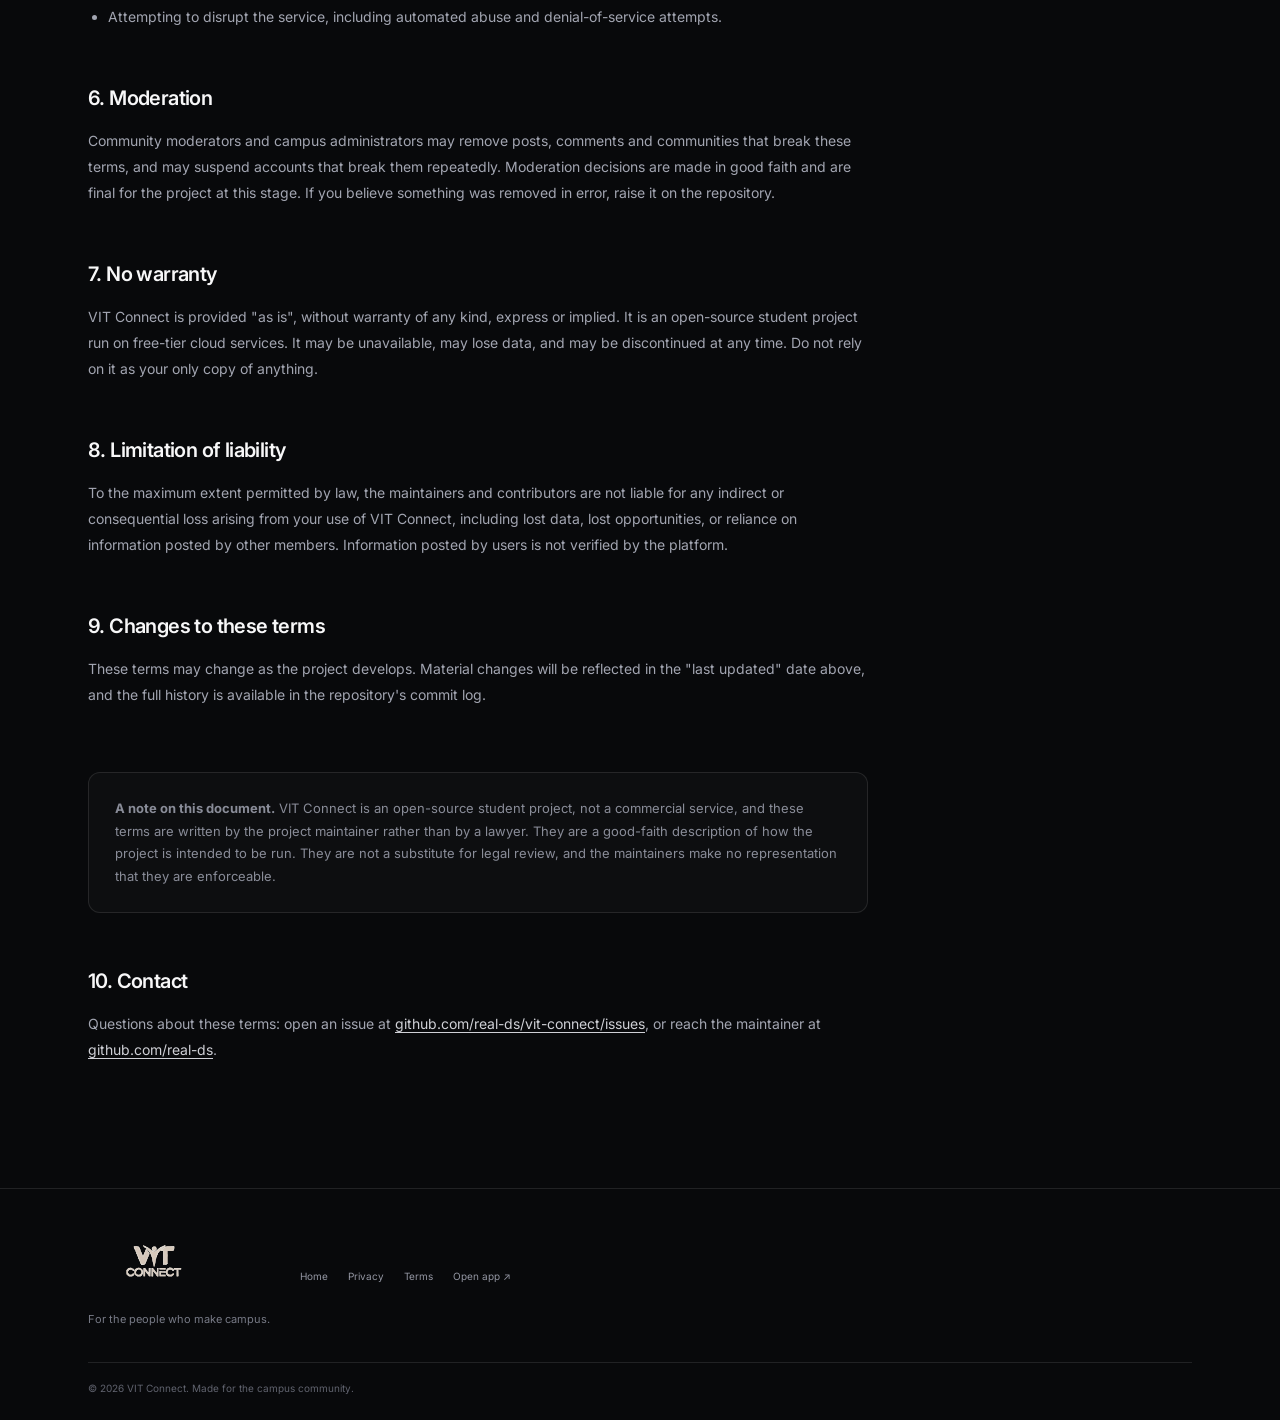
<file: docs/terms.html>
<!doctype html>
<html lang="en">
<head>
<meta charset="utf-8" />
<meta name="viewport" content="width=device-width, initial-scale=1" />
<meta name="theme-color" content="#08090b" />
<title>Terms &amp; Conditions — VIT Connect</title>
<meta name="description" content="The rules for using VIT Connect: your account, your content, and what's not allowed." />
<link rel="icon" href="data:image/svg+xml,%3Csvg xmlns='http://www.w3.org/2000/svg' viewBox='0 0 32 32'%3E%3Crect width='32' height='32' rx='8' fill='%23f7f7f8'/%3E%3Cpath d='M8 10.5A2.5 2.5 0 0 1 10.5 8h11A2.5 2.5 0 0 1 24 10.5v7A2.5 2.5 0 0 1 21.5 20h-6l-4.5 3.5V20h-.5A2.5 2.5 0 0 1 8 17.5z' fill='none' stroke='%2308090b' stroke-width='2.1' stroke-linejoin='round'/%3E%3C/svg%3E" />
<link rel="preconnect" href="https://fonts.googleapis.com" />
<link rel="preconnect" href="https://fonts.gstatic.com" crossorigin />
<link href="https://fonts.googleapis.com/css2?family=Inter:wght@400;500;600;700;800&display=swap" rel="stylesheet" />
<link rel="stylesheet" href="./style.css" />
</head>
<body>
<a class="skip" href="#main">Skip to content</a>

<header class="nav" id="nav">
  <div class="nav__in">
    <a class="brand" href="./index.html">VIT Connect</a>
    <nav class="nav__links" aria-label="Main navigation">
      <a href="./index.html#what">Platform</a>
      <a href="./index.html#who">Community</a>
      <a href="./index.html#why">Why</a>
      <a href="./index.html#stack">Technology</a>
    </nav>
    <a class="btn btn--sm" href="https://vit-connect.vercel.app" target="_blank" rel="noopener">Open app <span aria-hidden="true">↗</span></a>
  </div>
</header>

<main class="legal" id="main">
  <div class="wrap">
    <div class="legal-head">
      <a class="legal-back" href="./index.html">← Back to VIT Connect</a>
      <h1>Terms &amp; Conditions</h1>
      <p>The agreement between you and VIT Connect. It is short on purpose — a forum works when the rules are short and obvious.</p>
      <p class="legal-meta">Last updated: 11 October 2026 · Applies to vit-connect.vercel.app and real-ds.github.io/vit-connect</p>
    </div>

    <div class="legal-body">
      <h2>1. Acceptance</h2>
      <p>By creating an account or posting anything on VIT Connect, you agree to these terms. If you do not agree with them, do not use the platform, and ask for your account to be deleted.</p>

      <h2>2. Who may use VIT Connect</h2>
      <p>VIT Connect is for current VIT students, faculty, staff and recognised clubs. The audience being limited to one campus is the entire point of the platform; it is what makes the content worth reading.</p>

      <h2>3. Your account</h2>
      <ul>
        <li>Provide accurate information and keep it up to date. Your name, department and profile links are visible to other members.</li>
        <li>You are responsible for activity under your account. Sharing your password ends, in practice, your responsibility for it.</li>
        <li>One account per person. Creating extra accounts to inflate likes or community membership is a breach of these terms.</li>
        <li>You may delete your account at any time.</li>
      </ul>

      <h2>4. Content you post</h2>
      <ul>
        <li><strong>You keep ownership</strong> of everything you write and post.</li>
        <li>You grant VIT Connect a non-exclusive, worldwide, royalty-free licence to display, store and distribute your content within the platform, including backups and the public repository's history where applicable.</li>
        <li>You confirm that you have the right to post what you are posting, and that it does not infringe anyone else's rights.</li>
      </ul>
      <p>Because posts are public and searchable, assume they will still be visible years later. Do not post anything you would not want a future employer or lecturer to find.</p>

      <h2>5. Acceptable use</h2>
      <p>The following are not allowed and will result in removal of content and possibly suspension of the account:</p>
      <ul>
        <li>Harassment, bullying, threats, or targeted abuse of any member.</li>
        <li>Hate speech or discrimination based on caste, religion, gender, sexual orientation, disability or region.</li>
        <li>Impersonating another person, a faculty member, or the platform itself.</li>
        <li>Spam, unsolicited advertising, referral farming, or repeated identical posts.</li>
        <li>Exfiltrating, scraping or sharing other members' personal information.</li>
        <li>Uploading content you do not have the right to distribute, including copyrighted material.</li>
        <li>Attempting to disrupt the service, including automated abuse and denial-of-service attempts.</li>
      </ul>

      <h2>6. Moderation</h2>
      <p>Community moderators and campus administrators may remove posts, comments and communities that break these terms, and may suspend accounts that break them repeatedly. Moderation decisions are made in good faith and are final for the project at this stage. If you believe something was removed in error, raise it on the repository.</p>

      <h2>7. No warranty</h2>
      <p>VIT Connect is provided "as is", without warranty of any kind, express or implied. It is an open-source student project run on free-tier cloud services. It may be unavailable, may lose data, and may be discontinued at any time. Do not rely on it as your only copy of anything.</p>

      <h2>8. Limitation of liability</h2>
      <p>To the maximum extent permitted by law, the maintainers and contributors are not liable for any indirect or consequential loss arising from your use of VIT Connect, including lost data, lost opportunities, or reliance on information posted by other members. Information posted by users is not verified by the platform.</p>

      <h2>9. Changes to these terms</h2>
      <p>These terms may change as the project develops. Material changes will be reflected in the "last updated" date above, and the full history is available in the repository's commit log.</p>

      <div class="legal-note">
        <p><strong>A note on this document.</strong> VIT Connect is an open-source student project, not a commercial service, and these terms are written by the project maintainer rather than by a lawyer. They are a good-faith description of how the project is intended to be run. They are not a substitute for legal review, and the maintainers make no representation that they are enforceable.</p>
      </div>

      <h2>10. Contact</h2>
      <p>Questions about these terms: open an issue at <a href="https://github.com/real-ds/vit-connect/issues" target="_blank" rel="noopener">github.com/real-ds/vit-connect/issues</a>, or reach the maintainer at <a href="https://github.com/real-ds" target="_blank" rel="noopener">github.com/real-ds</a>.</p>
    </div>
  </div>
</main>

<footer class="foot">
  <div class="wrap foot__in"><div class="foot__brand"><img class="foot__logo" src="./vitconnectlogo.svg" alt="VIT Connect" width="132" height="74" /><p class="foot__tag">For the people who make campus.</p></div><div class="foot__links"><a href="./index.html">Home</a><a href="./privacy.html">Privacy</a><a href="./terms.html">Terms</a><a href="https://vit-connect.vercel.app" target="_blank" rel="noopener">Open app ↗</a></div><p class="foot__cr">© <span id="year"></span> VIT Connect. Made for the campus community.</p></div>
</footer>
<script src="./script.js"></script>
</body>
</html>
</file>
<file: docs/style.css>
/* VIT Connect — visual-first landing page */
:root{--bg:#08090b;--panel:#101216;--panel-2:#15171d;--fg:#f7f7f8;--muted:#9a9da8;--faint:#666a76;--line:rgba(255,255,255,.1);--accent:#e3e3e7;--orange:#ffb37a;--green:#a9e8c2;--blue:#9ac7ff;--wrap:1160px;--nav-h:76px;--ease:cubic-bezier(.2,.75,.25,1)}
*,*::before,*::after{box-sizing:border-box}html{scroll-behavior:smooth;scroll-padding-top:90px;-webkit-text-size-adjust:100%}body{margin:0;background:var(--bg);color:var(--fg);font-family:Inter,system-ui,-apple-system,"Segoe UI",sans-serif;font-size:15px;line-height:1.62;-webkit-font-smoothing:antialiased;text-rendering:optimizeLegibility}a{color:inherit;text-decoration:none}svg,img{display:block}::selection{background:#f0f0f2;color:#08090b}:focus-visible{outline:2px solid var(--accent);outline-offset:4px}.skip{position:absolute;left:-999px;top:0;z-index:100;background:white;color:black;padding:12px}.skip:focus{left:0}.wrap{width:100%;max-width:var(--wrap);margin:auto;padding:0 28px}
.nav{position:fixed;z-index:50;inset:0 0 auto;height:var(--nav-h);border-bottom:1px solid transparent;transition:background .35s,border-color .35s,backdrop-filter .35s}.nav.is-stuck{background:rgba(8,9,11,.78);backdrop-filter:blur(18px);border-bottom-color:var(--line)}.nav__in{max-width:var(--wrap);height:100%;padding:0 28px;margin:auto;display:flex;align-items:center;gap:36px}.brand{display:inline-flex;align-items:center;gap:10px;font-family:Inter,system-ui,sans-serif;font-size:16px;font-weight:800;letter-spacing:-.04em;white-space:nowrap}.brand__mark{display:grid;place-items:center;width:28px;height:28px;background:var(--fg);color:#090a0c;border-radius:9px;font-size:20px;font-weight:800;line-height:1;transform:rotate(-5deg)}.nav__links{margin-left:auto;display:flex;gap:30px;color:#b7b8c0;font-size:13px}.nav__links a{transition:color .2s}.nav__links a:hover{color:white}.btn{display:inline-flex;align-items:center;justify-content:center;gap:18px;min-height:48px;padding:0 21px;border:1px solid #f5f5f5;border-radius:999px;background:#f5f5f5;color:#101114;font-size:13px;font-weight:700;letter-spacing:-.01em;white-space:nowrap;transition:transform .25s var(--ease),background .25s,color .25s,border-color .25s}.btn:hover{transform:translateY(-3px);background:#e9e9ec;border-color:#e9e9ec}.btn--sm{min-height:39px;padding:0 16px;gap:12px;font-size:12px}.btn--ghost{background:rgba(255,255,255,.035);color:white;border-color:rgba(255,255,255,.18)}.btn--ghost:hover{background:rgba(255,255,255,.1);border-color:rgba(255,255,255,.35);color:white}
.hero{min-height:100svh;padding-top:var(--nav-h);position:relative;isolation:isolate;overflow:hidden;background:#08090b}.hero__ambient{position:absolute;inset:0;z-index:-1;overflow:hidden;pointer-events:none}.hero__grid{position:absolute;inset:0;background-image:linear-gradient(rgba(255,255,255,.045) 1px,transparent 1px),linear-gradient(90deg,rgba(255,255,255,.045) 1px,transparent 1px);background-size:76px 76px;mask-image:linear-gradient(to bottom,black,transparent 88%)}.orb{position:absolute;display:block;border-radius:50%;filter:blur(1px);opacity:.8}.orb--one{width:540px;height:540px;left:43%;top:7%;background:radial-gradient(circle,rgba(255,255,255,.06),rgba(255,255,255,0) 68%)}.orb--two{width:480px;height:480px;right:-8%;top:34%;background:radial-gradient(circle,rgba(255,255,255,.045),rgba(255,255,255,0) 68%)}.hero__in{max-width:var(--wrap);min-height:calc(100svh - var(--nav-h) - 54px);margin:auto;padding:72px 28px 52px;display:grid;grid-template-columns:.95fr 1.05fr;gap:28px;align-items:center}.hero__copy{position:relative;z-index:2;padding-bottom:25px}.eyebrow{margin:0;display:flex;align-items:center;gap:10px;color:#aaaab5;font-size:10px;font-weight:700;letter-spacing:.15em;text-transform:uppercase}.status-dot{width:7px;height:7px;display:inline-block;border-radius:50%;background:#e8e8ea;box-shadow:0 0 16px rgba(232,232,234,.35);flex:none}.hero__h1,.h2,.closing h2{font-family:Inter,system-ui,sans-serif;letter-spacing:-.075em;font-weight:700}.hero__h1{margin:27px 0 0;font-size:clamp(2.5rem,4.5vw,4rem);line-height:1.02}.hero__h1 span,.h2 span,.closing h2 span{color:#898b98}.hero__sub{margin:23px 0 0;color:#b5b6c0;font-size:17px;letter-spacing:-.025em}.hero__cta{display:flex;gap:10px;flex-wrap:wrap;margin-top:31px}.hero__proof{display:flex;align-items:center;gap:11px;margin-top:37px;color:#797c88;font-size:10px;letter-spacing:.04em}.hero__proof i,.hero__proof .proof-line{width:3px;height:3px;border-radius:50%;background:#666976}.hero__proof .proof-line{width:26px;height:1px;border-radius:0;background:#e3e3e7}
.product-stage{position:relative;min-width:0;padding:18px 0 32px 15px;perspective:1000px}.stage-glow{position:absolute;inset:10% 4% 10% 5%;background:radial-gradient(ellipse,rgba(255,255,255,.05),transparent 68%);filter:blur(24px)}.app-window{position:relative;display:grid;grid-template-columns:164px minmax(0,1fr);min-height:430px;overflow:visible;border:1px solid rgba(255,255,255,.16);border-radius:16px;background:rgba(17,18,23,.96);box-shadow:0 35px 100px rgba(0,0,0,.55),0 0 0 5px rgba(255,255,255,.018);transform:rotateY(-5deg) rotateX(1deg);transform-origin:center}.app-side{position:relative;display:flex;flex-direction:column;padding:20px 12px 12px;border-right:1px solid var(--line);background:#101116;border-radius:16px 0 0 16px}.mini-brand{display:flex;align-items:center;gap:7px;font-size:12px;font-weight:800;margin:0 0 29px 4px}.mini-brand .brand__mark{width:20px;height:20px;border-radius:6px;font-size:15px}.side-label{padding:0 7px;margin-bottom:10px;color:#676a76;font-size:8px;font-weight:700;letter-spacing:.12em}.side-label--second{margin-top:25px}.side-item{display:flex;align-items:center;gap:9px;padding:9px 8px;margin-bottom:3px;color:#9699a5;font-size:10px;border-radius:7px}.side-item--active{background:#1a1c20;color:#e8e8ec}.side-item b{margin-left:auto;color:#c9cad0}.side-icon{width:14px;font-size:13px;text-align:center}.community{display:flex;align-items:center;gap:8px;padding:7px 5px;color:#a0a2ad;font-size:9px;white-space:nowrap}.community-dot{display:grid;place-items:center;width:23px;height:23px;flex:none;border-radius:7px;font-size:10px;font-weight:800}.dot--slate{background:rgba(255,255,255,.1);color:#d8d9dd}.dot--orange{background:rgba(255,179,122,.16);color:#ffbd8e}.dot--green{background:rgba(169,232,194,.14);color:#a9e8c2}.side-profile{display:flex;align-items:center;gap:7px;margin-top:auto;padding:12px 0 0;border-top:1px solid var(--line);font-size:8px}.side-profile b,.side-profile small{display:block}.side-profile b{font-size:9px}.side-profile small{margin-top:2px;color:#777a86}.avatar{display:grid;place-items:center;flex:none;border-radius:50%;font-size:9px;font-weight:800}.avatar--small{width:25px;height:25px;background:#ededf0;color:#1c1e23}.profile-dots{margin-left:auto;color:#888}.app-main{min-width:0;padding:20px 18px 16px}.app-top{display:flex;align-items:center;gap:10px}.app-kicker{color:#777b88;font-size:7px;letter-spacing:.14em;font-weight:700}.app-top h3{margin:4px 0 0;font-family:Inter,system-ui,sans-serif;font-size:17px;letter-spacing:-.05em}.app-search{display:flex;align-items:center;gap:6px;min-width:0;margin-left:auto;padding:7px 8px;border:1px solid rgba(255,255,255,.08);border-radius:7px;color:#8b8e99;font-size:12px}.app-search span{font-size:8px;white-space:nowrap}.app-search kbd{padding:2px 4px;border:1px solid #353741;border-radius:3px;font-size:7px}.avatar--top{width:24px;height:24px;background:#cfd0d6;color:#141519}.feed-tabs{display:flex;align-items:center;gap:15px;margin:19px 0 13px;padding-bottom:10px;border-bottom:1px solid var(--line);color:#818490;font-size:8px;white-space:nowrap}.feed-tabs .tab-active{position:relative;color:#f6f6f7}.tab-active:after{content:"";position:absolute;bottom:-11px;left:0;right:0;height:2px;background:#cfd0d6}.feed-filter{margin-left:auto}.post{padding:12px;border:1px solid rgba(255,255,255,.085);border-radius:10px;background:#15161c}.post-head{display:flex;align-items:center;gap:8px}.post-head>div{min-width:0}.post-head b,.post-head small{display:block}.post-head b{font-size:9px}.post-head small{margin-top:2px;color:#777a86;font-size:7px}.post-menu{margin-left:auto;color:#81838d;letter-spacing:2px}.post-content{padding-top:12px}.post-tag{color:#cfd0d6;font-size:7px;font-weight:800;letter-spacing:.12em}.post-content h4{margin:5px 0;font-family:Inter,system-ui,sans-serif;font-size:14px;letter-spacing:-.04em;line-height:1.25}.post-content p{margin:0 0 10px;color:#999ba6;font-size:8px}.event-art{position:relative;height:111px;overflow:hidden;border-radius:7px;background:linear-gradient(115deg,#f4f4f6 0%,#e3e3e7 40%,#b9bbc2 100%);color:#0d0e11}.event-ring{position:absolute;width:180px;height:180px;border:1px solid rgba(255,255,255,.52);border-radius:50%;right:15%;top:-38px}.ring-two{width:135px;height:135px;right:21%;top:-15px}.event-date{position:absolute;left:12px;top:12px;font-size:8px;line-height:1.15;letter-spacing:.08em}.event-date b{font-size:22px;letter-spacing:-.06em}.event-title{position:absolute;left:44%;top:20px;font-family:Inter,system-ui,sans-serif;font-size:25px;font-weight:800;line-height:.82;letter-spacing:-.08em}.event-title span{display:inline-block;margin-left:5px;font-size:12px;letter-spacing:0}.event-spark{position:absolute;right:15px;bottom:8px;font-size:24px}.post-actions{display:flex;gap:14px;margin-top:11px;color:#a1a2ad;font-size:10px}.post-actions small{font-size:8px}.action-save{margin-left:auto}.post--compact{margin-top:10px;padding:10px 12px}.compact-copy{margin:9px 0;color:#c4c5cc;font-size:9px}.post-foot{display:flex;gap:11px;align-items:center;color:#7d808b;font-size:7px}.mini-pill{margin-left:auto;padding:4px 6px;border-radius:4px;background:rgba(255,255,255,.08);color:#dcdde1}.floating-note{position:absolute;z-index:3;display:flex;align-items:center;gap:9px;padding:10px 12px;border:1px solid rgba(255,255,255,.15);border-radius:10px;background:rgba(27,28,35,.94);box-shadow:0 14px 36px rgba(0,0,0,.35);backdrop-filter:blur(12px)}.note--top{top:3px;right:-12px}.note--bottom{bottom:10px;left:-8px}.note-icon{display:grid;place-items:center;width:27px;height:27px;border-radius:8px;background:rgba(255,255,255,.1);color:#dcdde1}.floating-note b,.floating-note small{display:block;white-space:nowrap}.floating-note b{font-size:9px}.floating-note small{margin-top:2px;color:#9295a1;font-size:8px}.note-avatar{display:grid;place-items:center;width:26px;height:26px;border-radius:50%;background:#a9e8c2;color:#163c29;font-weight:800;font-size:10px}.note-plus{margin-left:7px;color:#cfd0d6;font-size:18px}.stage-caption{display:flex;justify-content:space-between;margin-top:14px;color:#696c79;font-size:8px;font-weight:700;letter-spacing:.12em}.hero__ticker{display:flex;justify-content:center;align-items:center;gap:24px;min-height:54px;border-top:1px solid var(--line);color:#777a86;font-size:10px;font-weight:700;letter-spacing:.12em;text-transform:uppercase}.hero__ticker i{width:3px;height:3px;border-radius:50%;background:#4e505a}
.sec{position:relative;padding:118px 0;border-top:1px solid var(--line);overflow:hidden}.sec--what{background:radial-gradient(ellipse at 8% 18%,rgba(255,255,255,.05),transparent 35%),#0b0c0f}.sec--who{background:radial-gradient(ellipse at 88% 35%,rgba(255,255,255,.04),transparent 34%),#090a0c}.sec--stack{background:radial-gradient(ellipse at 30% 15%,rgba(255,255,255,.045),transparent 35%),#0b0c0f}.sec--why{background:radial-gradient(ellipse at 62% 12%,rgba(255,255,255,.04),transparent 34%),#0a0b0d}.why-grid{display:grid;grid-template-columns:repeat(3,1fr);gap:0 38px;margin-top:56px;border-top:1px solid var(--line)}.why-row{padding:30px 0 32px;border-bottom:1px solid var(--line)}.why-num{display:block;margin-bottom:16px;color:#696d79;font-size:9px;font-weight:700;letter-spacing:.13em}.why-row h3{margin:0 0 13px;font-family:Inter,system-ui,sans-serif;font-size:1.3rem;font-weight:600;letter-spacing:-.035em;line-height:1.2}.why-row p{margin:0;color:#9699a5;font-size:13px;line-height:1.8}.why-foot{margin:34px 0 0;color:#898c98;font-size:14px;font-style:italic}@media(max-width:900px){.why-grid{grid-template-columns:1fr;gap:0}}.section-top{display:flex;align-items:center;justify-content:space-between;gap:24px}.section-top .eyebrow>span:first-child{display:grid;place-items:center;width:25px;height:25px;border:1px solid rgba(255,255,255,.16);border-radius:50%;color:#e2e3e7;font-size:9px}.section-aside{color:#777a86;font-size:11px;text-align:right;line-height:1.5}.section-heading,.stack-heading{display:grid;grid-template-columns:1.15fr .65fr;align-items:end;gap:35px;margin-top:50px}.h2{margin:0 0 22px;font-size:clamp(2.1rem,4.1vw,3.5rem);line-height:1.08}.lede{max-width:340px;margin:0 0 7px;color:#9699a5;font-size:14px;line-height:1.75}.feature-grid{display:grid;grid-template-columns:1.05fr .95fr;gap:16px;margin-top:58px}.feature{position:relative;min-height:370px;overflow:hidden;padding:28px;border:1px solid rgba(255,255,255,.1);border-radius:15px;background:linear-gradient(140deg,rgba(255,255,255,.045),rgba(255,255,255,.012))}.feature--feed{grid-row:span 2;min-height:755px}.feature--profiles{min-height:365px}.feature-copy{position:relative;z-index:2;max-width:330px}.feature-index{color:#777b88;font-size:9px;font-weight:700;letter-spacing:.13em}.feature h3{margin:19px 0 10px;font-family:Inter,system-ui,sans-serif;font-size:clamp(1.8rem,3vw,2.6rem);line-height:1.06;letter-spacing:-.06em}.feature p{max-width:300px;margin:0;color:#9699a5;font-size:12px;line-height:1.7}.feed-visual{position:absolute;left:28px;right:28px;bottom:28px;height:380px;padding:25px 22px;border:1px solid rgba(255,255,255,.12);border-radius:12px;background:linear-gradient(145deg,#171820,#101115);transform:rotate(-2deg);box-shadow:0 25px 70px rgba(0,0,0,.28)}.visual-line{height:6px;border-radius:8px;background:#363844}.visual-line--wide{width:47%;margin-bottom:9px}.visual-line--short{width:28%;background:#262833}.visual-event{display:flex;align-items:center;gap:12px;margin-top:28px;padding:16px;border:1px solid rgba(255,255,255,.08);border-radius:9px;background:linear-gradient(110deg,rgba(255,255,255,.09),rgba(255,255,255,.03))}.visual-date{display:grid;place-content:center;width:46px;height:48px;border-radius:7px;background:#cfd0d6;color:#141519;text-align:center;font-size:16px;font-weight:800;line-height:1}.visual-date small{font-size:7px;letter-spacing:.1em}.visual-event b,.visual-event small{display:block}.visual-event b{font-size:12px}.visual-event small{margin-top:4px;color:#9295a2;font-size:9px}.visual-arrow{margin-left:auto;color:#dcdde1}.visual-post{display:flex;align-items:center;gap:11px;margin-top:16px;padding:17px 14px;border:1px solid rgba(255,255,255,.07);border-radius:9px}.visual-avatar{width:28px;height:28px;border-radius:50%;background:linear-gradient(140deg,#ffc89c,#c9cad0)}.visual-lines{display:grid;gap:7px}.visual-lines i{display:block;width:110px;height:5px;border-radius:6px;background:#383a46}.visual-lines i+ i{width:75px;background:#262833}.visual-pill{margin-left:auto;padding:6px 9px;border-radius:20px;background:rgba(255,255,255,.09);color:#dcdde1;font-size:9px}.community-visual{position:absolute;inset:140px 0 0;display:grid;place-items:center;background:radial-gradient(circle at 50% 54%,rgba(255,255,255,.04),transparent 58%)}.orbit{position:absolute;border:1px solid rgba(255,255,255,.14);border-radius:50%;transform:rotate(-22deg)}.orbit--a{width:240px;height:105px}.orbit--b{width:200px;height:155px;transform:rotate(52deg)}.bubble{position:absolute;z-index:1;display:grid;place-items:center;width:58px;height:58px;border:5px solid #15161b;border-radius:19px;font-family:Inter,system-ui,sans-serif;font-size:21px;font-weight:800;box-shadow:0 15px 40px rgba(0,0,0,.3)}.bubble--a{background:#cfd0d6;color:#1a1c20;left:calc(50% - 102px);top:32px;transform:rotate(-12deg)}.bubble--b{background:#ffc18d;color:#3b2618;right:calc(50% - 104px);top:48px;transform:rotate(12deg)}.bubble--c{background:#a9e8c2;color:#193c2a;left:calc(50% - 72px);top:115px;transform:rotate(8deg)}.bubble--d{background:#20222b;color:#fff;right:calc(50% - 92px);top:120px;transform:rotate(-8deg)}.community-caption{position:absolute;bottom:18px;color:#707380;font-size:8px;letter-spacing:.16em}.profile-visual{position:absolute;right:26px;bottom:-22px;width:255px;transform:rotate(5deg)}.profile-card{overflow:hidden;border:1px solid rgba(255,255,255,.14);border-radius:12px;background:#17181e;box-shadow:0 20px 50px rgba(0,0,0,.3)}.profile-cover{height:72px;background:radial-gradient(circle at 70% 30%,rgba(255,255,255,.65),transparent 12%),radial-gradient(ellipse at 80% 0%,#d2d3d8,transparent 48%),linear-gradient(120deg,#2a2d33,#15151e 72%)}.profile-card-body{position:relative;padding:30px 15px 15px}.avatar--profile{position:absolute;top:-23px;width:44px;height:44px;border:3px solid #17181e;background:#e8e8ec;color:#23252a;font-size:11px}.profile-card-body>b,.profile-card-body>small{display:block}.profile-card-body>b{font-size:12px}.profile-card-body>small{margin-top:3px;color:#898c98;font-size:9px}.profile-tags{display:flex;gap:5px;margin-top:12px}.profile-tags span{padding:4px 7px;border:1px solid rgba(255,255,255,.1);border-radius:4px;color:#b2b4bf;font-size:8px}.profile-links{display:flex;gap:16px;margin-top:15px;padding-top:12px;border-top:1px solid var(--line);color:#cfd0d6;font-size:8px}
.community-layout{display:grid;grid-template-columns:.88fr 1.12fr;gap:64px;margin-top:60px;align-items:start}.community-layout>.lede{margin-top:4px}.text-link{display:inline-flex;align-items:center;gap:28px;margin-top:24px;padding-bottom:7px;border-bottom:1px solid rgba(255,255,255,.25);font-size:12px;font-weight:700}.text-link span{color:#cfd0d6;font-size:17px;transition:transform .2s}.text-link:hover span{transform:translate(3px,-3px)}.people-list{border-top:1px solid var(--line)}.people-row{display:grid;grid-template-columns:30px 44px 1fr 20px;align-items:center;gap:18px;min-height:76px;padding:16px 0;border-bottom:1px solid var(--line)}.people-num{color:#696d79;font-size:9px}.people-symbol{display:grid;place-items:center;width:40px;height:40px;border-radius:12px;font-size:17px}.people-symbol--slate{background:rgba(255,255,255,.09);color:#cfd0d6}.people-symbol--orange{background:rgba(255,179,122,.13);color:#ffbd8e}.people-symbol--green{background:rgba(169,232,194,.12);color:#a9e8c2}.people-symbol--blue{background:rgba(154,199,255,.13);color:#9ac7ff}.people-row h3{margin:0;font-family:Inter,system-ui,sans-serif;font-size:15px;letter-spacing:-.03em}.people-row p{margin:6px 0 0;color:#898c98;font-size:12px}.people-arrow{color:#777a86;transition:transform .2s,color .2s}.people-row:hover .people-arrow{transform:translate(3px,-3px);color:white}.quote-panel{position:relative;overflow:hidden;margin-top:88px;padding:52px 150px 52px 52px;border:1px solid rgba(255,255,255,.1);border-radius:14px;background:linear-gradient(110deg,rgba(255,255,255,.06),rgba(255,255,255,.018) 60%)}.quote-mark{position:absolute;top:18px;right:40px;color:rgba(255,255,255,.22);font-family:Georgia,serif;font-size:100px;line-height:1}.quote-panel p{position:relative;z-index:1;margin:0;font-family:Inter,system-ui,sans-serif;font-size:clamp(1.25rem,2.2vw,2rem);font-weight:600;line-height:1.28;letter-spacing:-.045em}.quote-panel p span{color:#8d8f9b}.quote-credit{display:block;margin-top:25px;color:#797c89;font-size:9px;font-weight:700;letter-spacing:.15em}.quote-orbit{position:absolute;right:-20px;bottom:-130px;width:300px;height:300px;border:1px solid rgba(255,255,255,.1);border-radius:50%;box-shadow:0 0 0 35px rgba(255,255,255,.03),0 0 0 70px rgba(255,255,255,.025)}
.stack-heading{margin-top:50px}.tech-grid{display:grid;grid-template-columns:repeat(3,1fr);gap:12px;margin-top:54px}.tech-item{display:grid;grid-template-columns:62px 1fr auto;align-items:center;gap:17px;min-height:112px;padding:19px;border:1px solid rgba(255,255,255,.09);border-radius:11px;background:rgba(255,255,255,.025);transition:transform .25s,border-color .25s,background .25s}.tech-item:hover{transform:translateY(-3px);border-color:rgba(255,255,255,.22);background:rgba(255,255,255,.045)}.tech-logo{display:grid;place-items:center;width:58px;height:58px;border:1px solid rgba(255,255,255,.09);border-radius:14px;background:#171820;font-size:23px;font-weight:800}.tech-logo svg{width:29px;height:29px}.tech-logo--react{color:#80d9ff}.tech-logo--ts{color:#8cbcff;font-size:15px}.tech-logo--vite{color:#c9cad0}.tech-logo--tailwind{color:#80d9ff}.tech-logo--firebase{color:#ffbd78}.tech-logo--vercel{color:#fff}.tech-name{font-family:Inter,system-ui,sans-serif;font-size:15px;font-weight:700;letter-spacing:-.03em}.tech-type{color:#696d79;font-size:8px;font-weight:700;letter-spacing:.1em}.stack-note{display:flex;align-items:center;gap:10px;margin-top:23px;color:#777a86;font-size:10px}
.closing{position:relative;overflow:hidden;display:grid;place-items:center;min-height:390px;padding:90px 28px;border-top:1px solid var(--line);text-align:center;background:#0a0b0e}.closing-glow{position:absolute;inset:0;background:radial-gradient(ellipse at 50% 100%,rgba(255,255,255,.07),transparent 58%);pointer-events:none}.closing-inner{position:relative;max-width:820px}.closing .eyebrow{justify-content:center}.closing h2{margin:22px 0 27px;font-size:clamp(2.3rem,5.2vw,4.2rem);line-height:1.04}.foot{padding:35px 0 24px;border-top:1px solid var(--line);background:#08090b}.foot__in{display:grid;grid-template-columns:auto 1fr auto;align-items:center;gap:15px 30px}.foot__brand{display:flex;flex-direction:column;align-items:flex-start;gap:13px}.foot__logo{width:132px;height:auto;opacity:.92}.foot__tag{margin:0;color:#777a86;font-size:11px}.foot__links{display:flex;gap:20px;color:#9396a2;font-size:10px}.foot__links a:hover{color:white}.foot__cr{grid-column:1/-1;margin:18px 0 0;padding-top:17px;border-top:1px solid var(--line);color:#60636e;font-size:10px}
.reveal{opacity:0;transform:translateY(18px);transition:opacity .7s var(--ease),transform .7s var(--ease);transition-delay:var(--d,0s)}.reveal.is-in{opacity:1;transform:none}
.legal{padding:calc(var(--nav-h) + 72px) 0 110px;background:var(--bg)}.legal-head{max-width:780px;margin-bottom:64px}.legal-back{display:inline-flex;align-items:center;gap:10px;margin-bottom:34px;color:#9699a5;font-size:12px;font-weight:700;transition:color .2s}.legal-back:hover{color:#fff}.legal h1{margin:0 0 20px;font-family:Inter,system-ui,sans-serif;font-size:clamp(2.1rem,4.6vw,3.4rem);font-weight:700;letter-spacing:-.045em;line-height:1.08}.legal-head p{margin:0;color:#9699a5;font-size:15px;line-height:1.75}.legal-meta{margin-top:18px;color:#696d79;font-size:11px;letter-spacing:.04em}.legal-body{max-width:780px}.legal-body h2{margin:52px 0 14px;font-family:Inter,system-ui,sans-serif;font-size:1.25rem;font-weight:600;letter-spacing:-.03em}.legal-body p{margin:0 0 15px;color:#a2a5b1;font-size:14px;line-height:1.85}.legal-body ul{margin:0 0 15px;padding-left:20px}.legal-body li{margin-bottom:9px;color:#a2a5b1;font-size:14px;line-height:1.8}.legal-body a{color:#cfd0d6;text-decoration:underline;text-underline-offset:3px}.legal-note{margin-top:64px;padding:24px 26px;border:1px solid var(--line);border-radius:12px;background:rgba(255,255,255,.025)}.legal-note p{margin:0;color:#898c98;font-size:13px;line-height:1.75}
@media(max-width:1000px){.hero__in{grid-template-columns:1fr;padding-top:72px;gap:20px}.hero__copy{padding-bottom:0}.hero__h1{font-size:clamp(3.8rem,9vw,6rem)}.product-stage{max-width:680px;width:100%;margin:0 auto;padding-left:0}.app-window{transform:none}.hero__in{min-height:0}.hero{min-height:0}.hero__ticker{margin-top:5px}.feature--feed{min-height:690px}.community-layout{gap:40px}.tech-grid{grid-template-columns:repeat(2,1fr)}}
@media(max-width:700px){:root{--nav-h:66px}.wrap{padding:0 20px}.nav__in{padding:0 20px;gap:12px}.nav__links{display:none}.nav .btn{margin-left:auto}.brand{font-size:14px}.brand__mark{width:25px;height:25px}.hero__in{padding:63px 20px 35px}.hero__h1{font-size:clamp(3.4rem,13vw,5.2rem)}.hero__sub{font-size:15px}.hero__proof{flex-wrap:wrap;margin-top:27px}.product-stage{padding:14px 0 28px}.app-window{grid-template-columns:105px minmax(0,1fr);min-height:370px;border-radius:12px}.app-side{padding:14px 7px 8px}.mini-brand{margin-left:2px;font-size:10px}.mini-brand .brand__mark{width:17px;height:17px;font-size:12px}.side-label{font-size:6px;padding:0 4px}.side-item{padding:8px 4px;gap:5px;font-size:8px}.side-icon{font-size:10px;width:10px}.community{font-size:7px;gap:5px;padding:6px 1px}.community-dot{width:18px;height:18px;font-size:8px;border-radius:5px}.side-profile{gap:4px}.side-profile b{font-size:7px}.side-profile small{font-size:6px}.avatar--small{width:20px;height:20px}.profile-dots{display:none}.app-main{padding:13px 9px}.app-top{gap:6px}.app-top h3{font-size:13px}.app-kicker{font-size:6px}.app-search{padding:6px;font-size:10px}.app-search span,.app-search kbd{display:none}.avatar--top{width:20px;height:20px}.feed-tabs{gap:8px;margin:13px 0 9px;font-size:6.5px}.feed-filter{display:none}.post{padding:8px}.post-head{gap:5px}.post-head b{font-size:7px}.post-head small{font-size:6px}.post-content{padding-top:8px}.post-content h4{font-size:11px}.post-content p{font-size:6.5px}.event-art{height:90px}.event-title{font-size:20px}.event-date{font-size:7px}.event-date b{font-size:18px}.post-actions{gap:8px;font-size:8px}.post-actions small{font-size:6px}.post--compact{padding:8px;margin-top:7px}.compact-copy{font-size:7px}.post-foot{gap:6px;font-size:6px}.floating-note{padding:7px 8px;gap:6px}.note--top{right:-3px}.note--bottom{left:-3px}.floating-note b{font-size:7px}.floating-note small{font-size:6px}.note-icon,.note-avatar{width:20px;height:20px}.stage-caption{font-size:6px}.hero__ticker{gap:10px;min-height:48px;font-size:7px;letter-spacing:.08em;flex-wrap:wrap;padding:10px}.hero__ticker i{width:2px;height:2px}.sec{padding:78px 0}.section-aside{font-size:9px}.section-top .eyebrow{font-size:8px;letter-spacing:.1em}.section-top .eyebrow>span:first-child{width:22px;height:22px}.section-heading,.stack-heading{grid-template-columns:1fr;gap:17px;margin-top:34px}.h2{font-size:clamp(2.65rem,11vw,4rem)}.lede{font-size:13px}.feature-grid{grid-template-columns:1fr;margin-top:35px;gap:12px}.feature{min-height:370px;padding:22px}.feature--feed{grid-row:auto;min-height:590px}.feature--communities{min-height:355px}.feature--profiles{min-height:365px}.feature h3{font-size:2.2rem}.feed-visual{left:18px;right:18px;bottom:20px;height:300px;padding:17px 13px}.visual-event{margin-top:20px;padding:11px;gap:8px}.visual-date{width:38px;height:42px;font-size:14px}.visual-event b{font-size:10px}.visual-event small{font-size:7px}.visual-post{padding:12px 9px}.visual-lines i{width:72px}.visual-lines i+i{width:50px}.visual-pill{font-size:7px}.community-visual{inset:130px 0 0}.bubble{width:48px;height:48px;border-width:4px;border-radius:15px;font-size:18px}.bubble--a{left:calc(50% - 91px)}.bubble--b{right:calc(50% - 94px)}.bubble--c{left:calc(50% - 63px);top:104px}.bubble--d{right:calc(50% - 83px);top:111px}.profile-visual{right:25px;width:225px}.community-layout{grid-template-columns:1fr;gap:35px;margin-top:36px}.people-row{grid-template-columns:22px 38px 1fr 16px;gap:10px}.people-symbol{width:36px;height:36px}.people-row h3{font-size:13px}.people-row p{font-size:10px}.quote-panel{margin-top:60px;padding:32px 23px}.quote-panel p{font-size:1.7rem}.quote-mark{right:16px;font-size:75px}.tech-grid{grid-template-columns:1fr;gap:8px;margin-top:35px}.tech-item{min-height:75px;padding:12px;grid-template-columns:42px 1fr auto}.tech-logo{width:38px;height:38px}.tech-name{font-size:13px}.tech-type{font-size:7px}.closing{min-height:330px;padding:75px 20px}.closing h2{font-size:clamp(3.3rem,13vw,5rem)}.foot__in{grid-template-columns:1fr auto;gap:12px}.foot__tag{grid-column:1/-1;grid-row:2}.foot__links{grid-column:1/-1;grid-row:3;flex-wrap:wrap;gap:15px}.foot__cr{grid-row:4;font-size:9px}}
@media(max-width:390px){.hero__h1{font-size:3.1rem}.app-window{grid-template-columns:88px minmax(0,1fr)}.side-item{font-size:7px}.community{font-size:6px}.hero__ticker{gap:7px}.hero__ticker span{font-size:6px}.stage-caption{letter-spacing:.06em}.stage-caption span:last-child{display:none}}
@media(prefers-reduced-motion:reduce){html{scroll-behavior:auto}.reveal{opacity:1;transform:none;transition:none}*,*::before,*::after{animation-duration:.01ms!important;animation-iteration-count:1!important;scroll-behavior:auto!important;transition-duration:.01ms!important}}

/* ===== polish: scrollbar, tap, overflow guard, mockup affordances ===== */
html{overflow-x:clip;scrollbar-color:#2a2d33 var(--bg);scrollbar-width:thin}
body{-webkit-tap-highlight-color:rgba(255,255,255,.08);overflow-wrap:break-word}
::-webkit-scrollbar{width:10px;height:10px}
::-webkit-scrollbar-track{background:var(--bg)}
::-webkit-scrollbar-thumb{background:#262833;border:3px solid var(--bg);border-radius:99px}
::-webkit-scrollbar-thumb:hover{background:#353741}
img,svg{max-width:100%}
h1,h2,h3,p{margin-top:0}

/* mockup controls behave like a real product */
.side-item:not(.side-item--active):hover{background:rgba(255,255,255,.05);color:#e8e8ec}
.feed-tabs span:not(.tab-active):hover{color:#c4c5cc}
.feed-tabs .tab-active{transition:color .2s}
.post-actions>span{cursor:pointer;border-radius:6px;padding:3px 5px;margin:0 -5px;transition:color .2s,background .2s}
.post-actions>span:hover{color:#fff;background:rgba(255,255,255,.07)}
.action-save:hover{color:#fff}
.post{transition:border-color .25s,transform .25s var(--ease)}
.post:hover{border-color:rgba(255,255,255,.16)}
.app-search:hover{border-color:rgba(255,255,255,.16);color:#b2b4bf}
.community{cursor:pointer;transition:color .2s}
.community:hover{color:#e8e8ec}
.app-top h3{transition:color .2s}

/* real links get a visible, consistent affordance */
.foot__links a,.nav__links a{text-decoration:none}
.legal-body a{text-decoration-thickness:1px;text-underline-offset:3px;transition:color .2s}
.legal-body a:hover{color:#fff}
.section-aside,.stage-caption{user-select:none}

/* keyboard users get a clear ring everywhere */
a:focus-visible,button:focus-visible{outline:2px solid var(--accent);outline-offset:3px;border-radius:6px}
@media (prefers-reduced-motion:reduce){.post,.post-actions>span,.side-item,.feed-tabs span,.community{transition:none}}
/* decorative notes must never sit on top of mockup copy */
@media(max-width:1000px){.note--top{top:-14px;right:-6px}.note--bottom{bottom:-16px;left:-6px}}
@media(max-width:700px){.note--top{display:none}.note--bottom{bottom:-14px;left:6px;opacity:.96}}
</file>
